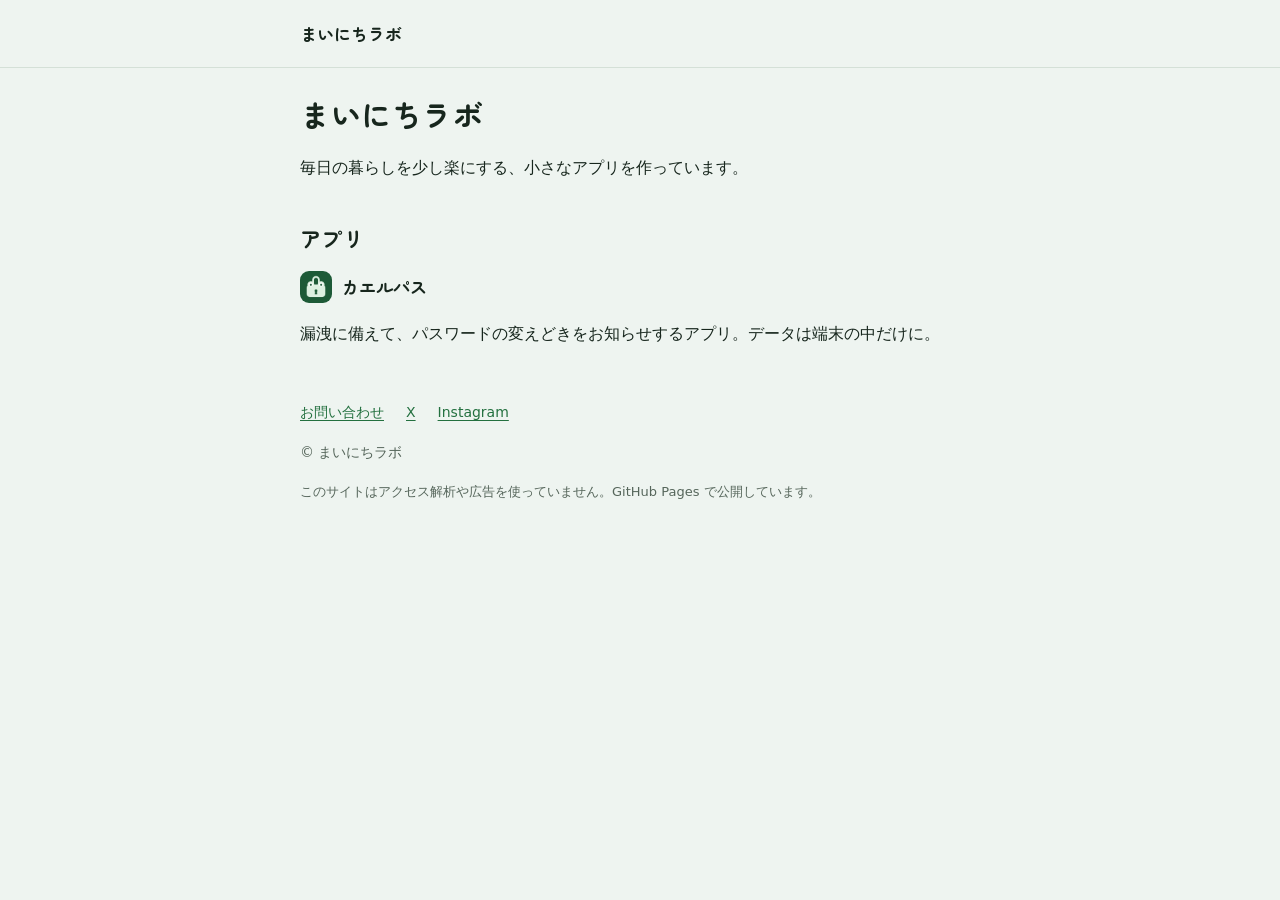
<file: index.html>
<!doctype html>
<html lang="ja">
<head>
<meta charset="utf-8">
<meta name="viewport" content="width=device-width,initial-scale=1">
<title>まいにちラボ</title>
<meta name="description" content="まいにちラボは、毎日の暮らしを少し楽にする小さなアプリを作っています。">
<meta name="referrer" content="no-referrer">
<meta name="theme-color" content="#1D5A37">
<link rel="icon" href="kaerupass/icon.png">
<link rel="stylesheet" href="style.css">
</head>
<body>
<div class="doc-bar"><div class="wrap narrow"><header class="bar"><a class="brand" href="./">まいにちラボ</a></header></div></div>
<main class="wrap narrow doc">
<h1>まいにちラボ</h1>
<p>毎日の暮らしを少し楽にする、小さなアプリを作っています。</p>
<h2>アプリ</h2>
<p><a class="brand" href="kaerupass/"><img src="kaerupass/icon.png" alt="" width="32" height="32">カエルパス</a></p>
<p>漏洩に備えて、パスワードの変えどきをお知らせするアプリ。データは端末の中だけに。</p>
</main>
<div class="wrap narrow"><footer><nav><a href="https://forms.gle/4QYCF3ZrTaQTNMqf8" rel="noopener">お問い合わせ</a><a href="https://x.com/mainichilabo" rel="noopener">X</a><a href="https://www.instagram.com/mainichilabo/" rel="noopener">Instagram</a></nav><p>© まいにちラボ</p>
<p class="note">このサイトはアクセス解析や広告を使っていません。GitHub Pages で公開しています。</p></footer></div>
</body>
</html>
</file>
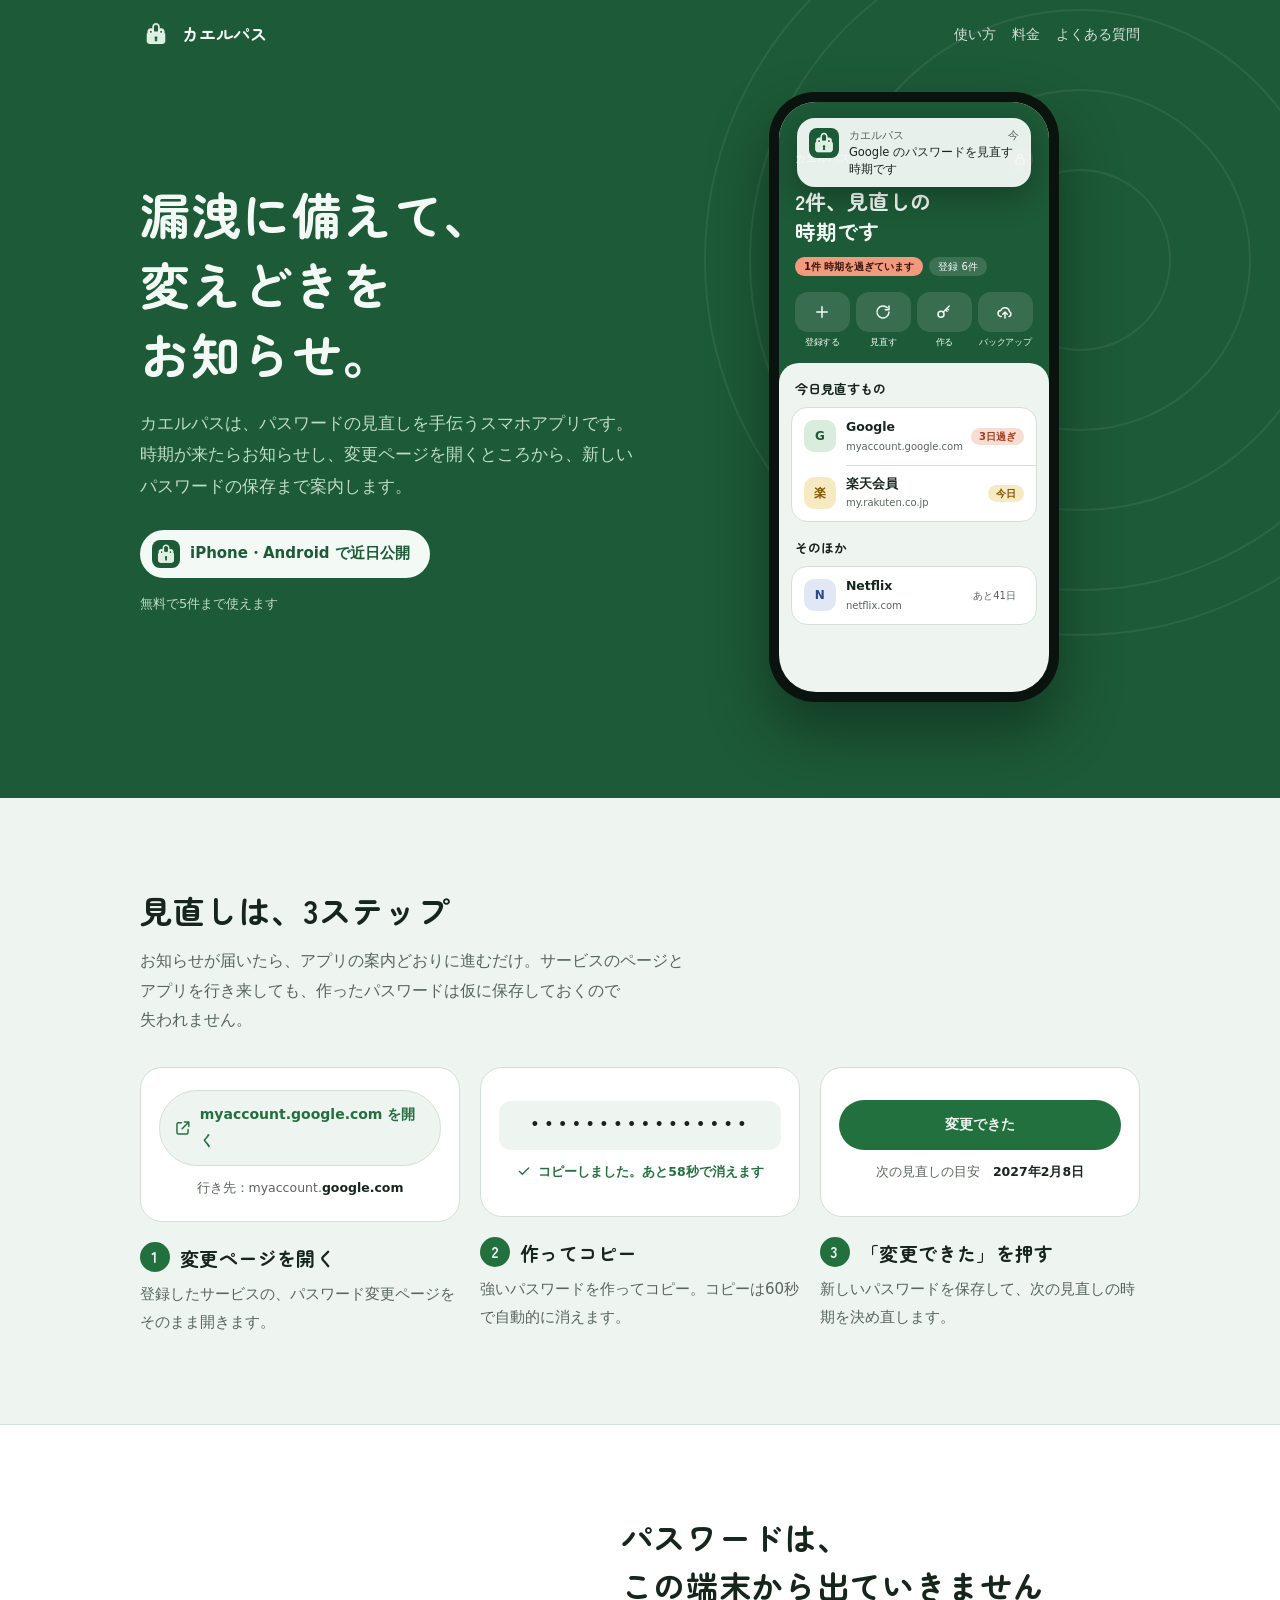
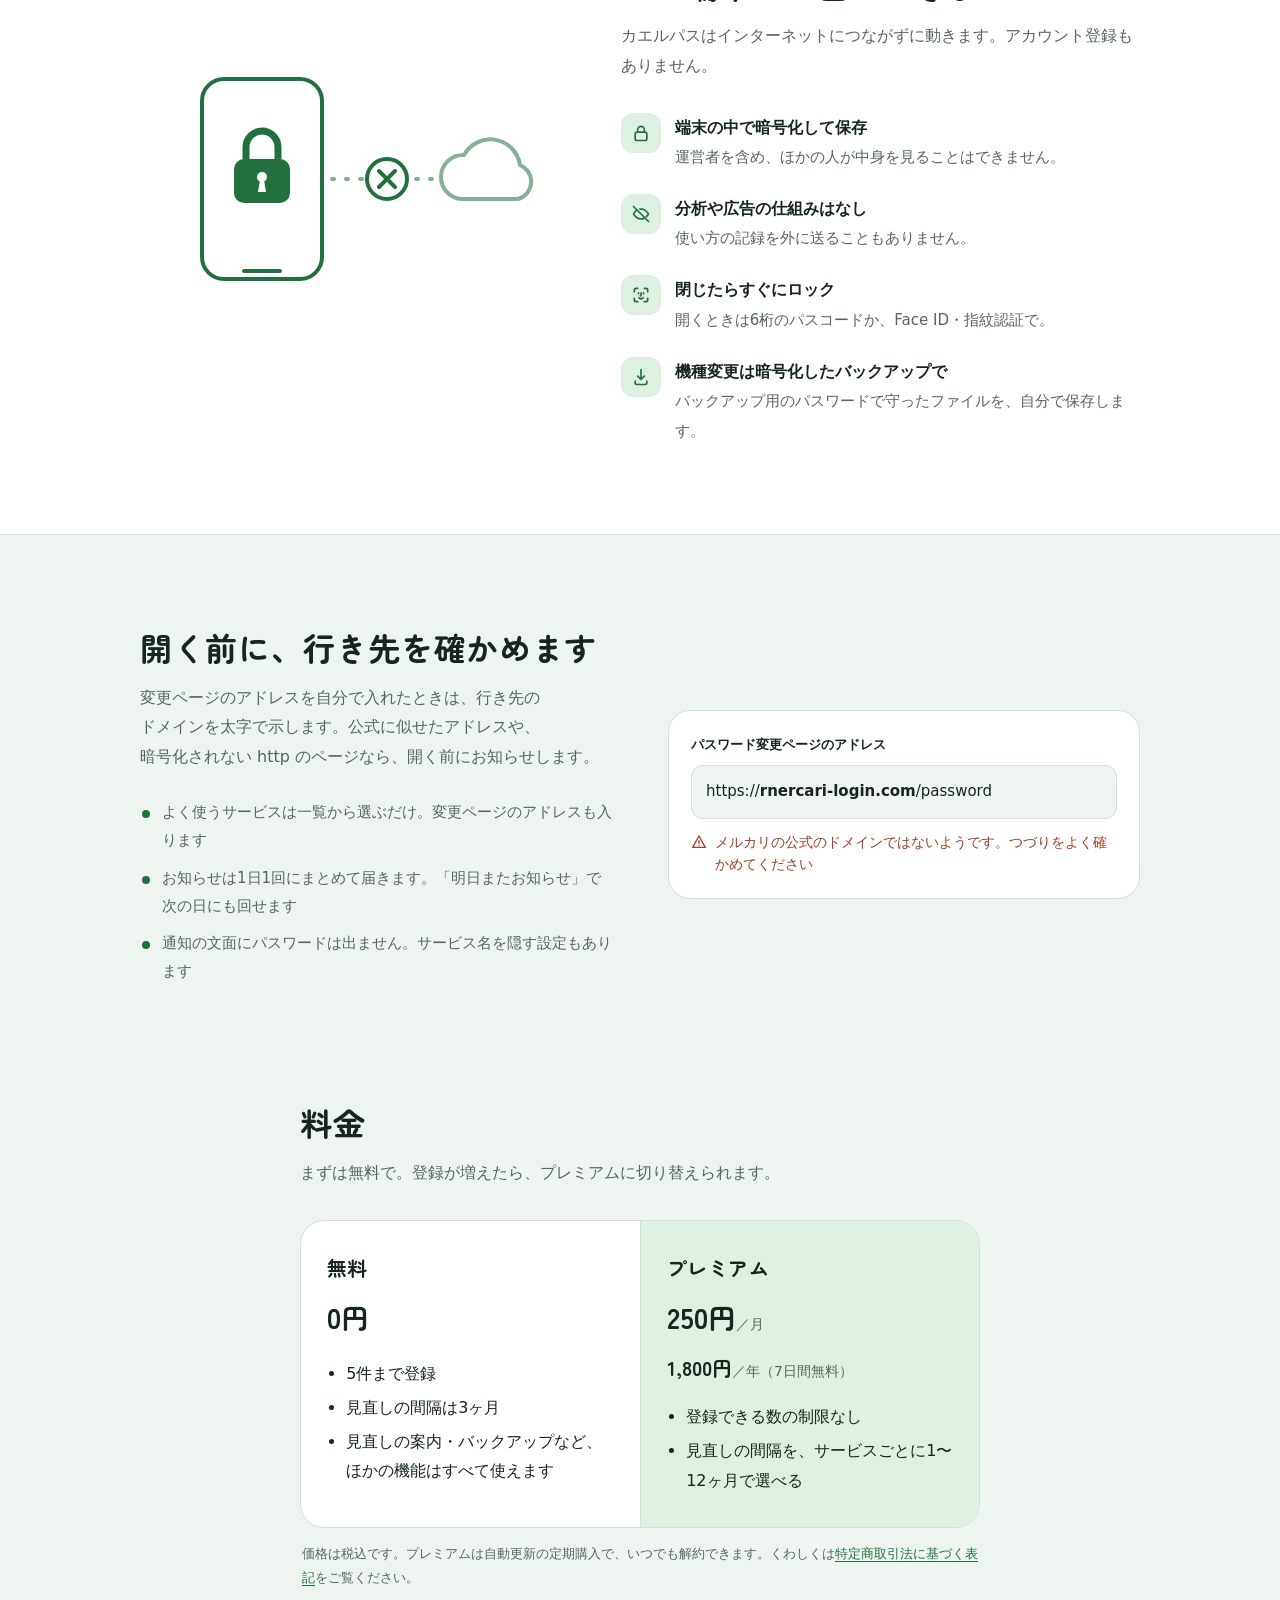
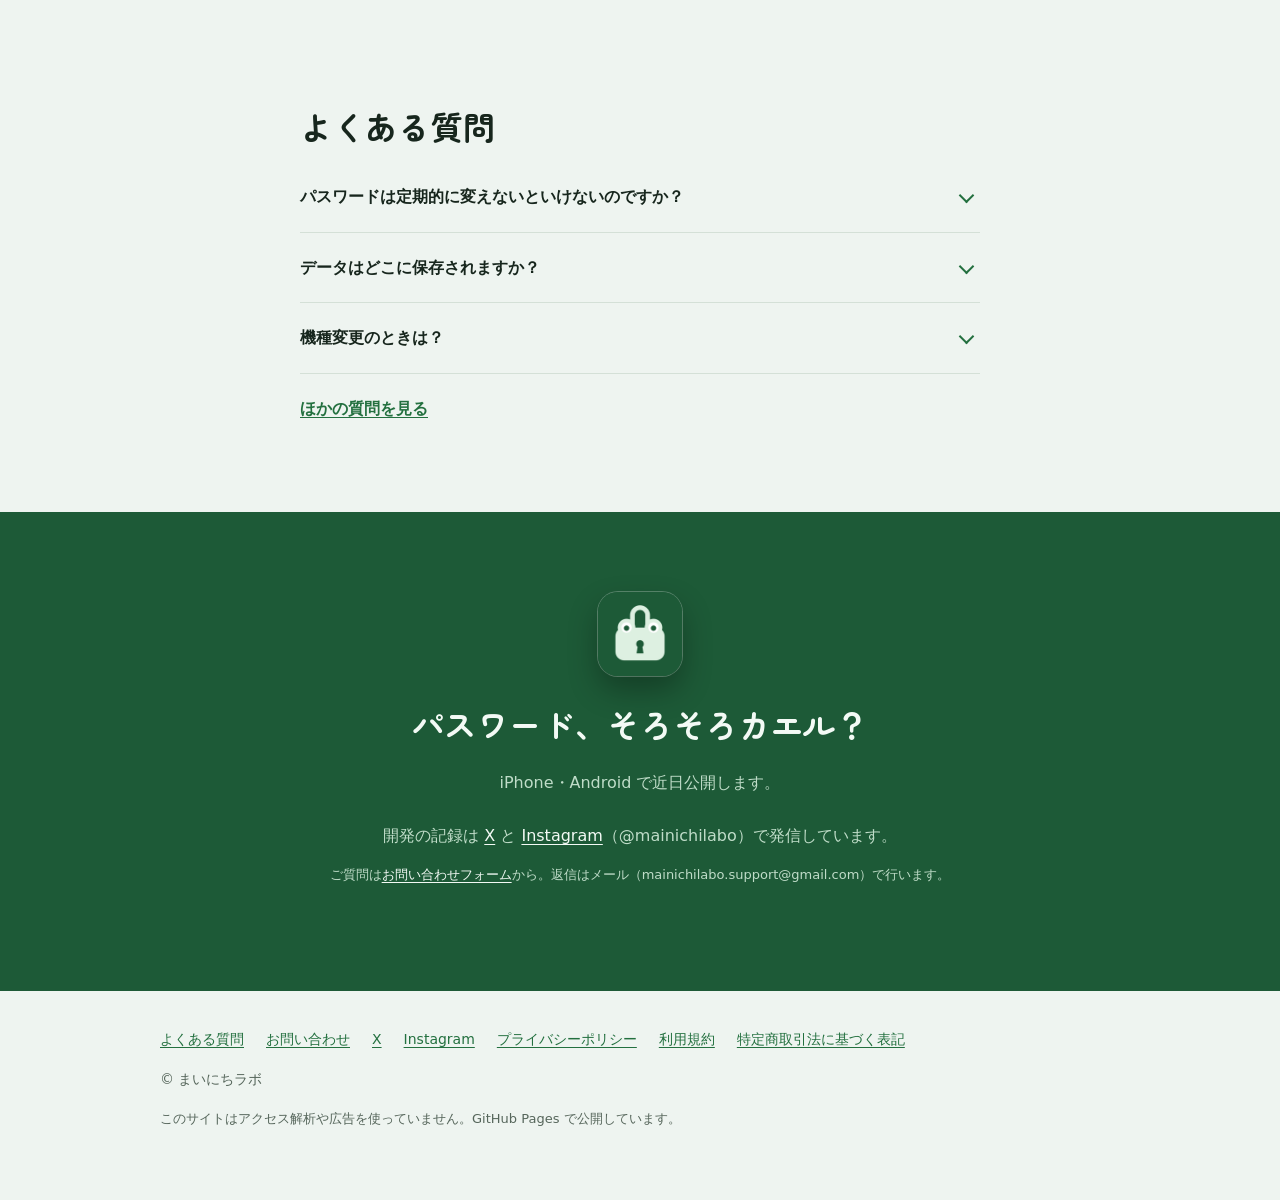
<file: kaerupass/index.html>
<!doctype html>
<html lang="ja">
<head>
<meta charset="utf-8">
<meta name="viewport" content="width=device-width,initial-scale=1">
<title>カエルパス｜漏洩に備えて、パスワードの変えどきをお知らせ</title>
<meta name="description" content="パスワードの見直しの時期をお知らせし、変更までを3ステップで手伝うアプリ。データは端末の中だけに。">
<meta name="referrer" content="no-referrer">
<meta name="theme-color" content="#1D5A37">
<link rel="icon" href="../kaerupass/icon.png">
<link rel="stylesheet" href="../style.css">
</head>
<body>
<div class="hero"><svg class="ripples" viewBox="0 0 760 760" aria-hidden="true"><circle cx="380" cy="380" r="90"/><circle cx="380" cy="380" r="170"/><circle cx="380" cy="380" r="250"/><circle cx="380" cy="380" r="330"/><circle cx="380" cy="380" r="375"/></svg><div class="wrap">
<header class="bar"><a class="brand" href="./"><img src="icon.png" alt="" width="32" height="32">カエルパス</a><nav aria-label="ページ内"><a href="#steps">使い方</a>　<a href="#plans">料金</a>　<a href="faq/">よくある質問</a></nav></header>
<div class="hero-grid">
<div>
<h1><span class="nb">漏洩に備えて、</span><br><span class="nb">変えどきを</span><span class="nb">お知らせ。</span></h1>
<p>カエルパスは、パスワードの見直しを手伝うスマホアプリです。時期が来たらお知らせし、変更ページを開くところから、新しいパスワードの保存まで案内します。</p>
<span class="soon"><img src="icon.png" alt="">iPhone・Android で近日公開</span>
<small>無料で5件まで使えます</small>
</div>
<div class="phone" role="img" aria-label="カエルパスのホーム画面。見直しの時期のサービスが2件と、Google の見直しを知らせる通知">
<div class="screen">
<div class="notice"><img src="icon.png" alt=""><div><b><span>カエルパス</span><span>今</span></b>Google のパスワードを見直す時期です</div></div>
<div class="s-hero">
<div class="s-top"><span>カエルパス</span><span class="s-lock"><svg width="14" height="14" viewBox="0 0 24 24" fill="none" stroke="currentColor" stroke-width="2" stroke-linecap="round" stroke-linejoin="round" aria-hidden="true"><rect x="5" y="11" width="14" height="10" rx="2.5"/><path d="M8 11V8a4 4 0 0 1 8 0v3"/></svg></span></div>
<div class="s-head">2件、見直しの<br>時期です</div>
<div class="s-chips"><span class="s-chip alert">1件 時期を過ぎています</span><span class="s-chip">登録 6件</span></div>
<div class="s-actions">
<div><span><svg width="18" height="18" viewBox="0 0 24 24" fill="none" stroke="currentColor" stroke-width="2" stroke-linecap="round" stroke-linejoin="round" aria-hidden="true"><path d="M12 5v14M5 12h14"/></svg></span><b>登録する</b></div>
<div><span><svg width="18" height="18" viewBox="0 0 24 24" fill="none" stroke="currentColor" stroke-width="2" stroke-linecap="round" stroke-linejoin="round" aria-hidden="true"><path d="M20 12a8 8 0 1 1-2.3-5.7"/><path d="M20 4v5h-5"/></svg></span><b>見直す</b></div>
<div><span><svg width="18" height="18" viewBox="0 0 24 24" fill="none" stroke="currentColor" stroke-width="2" stroke-linecap="round" stroke-linejoin="round" aria-hidden="true"><circle cx="8" cy="15" r="4"/><path d="M11 12l8-8M16 7l2 2M14 9l2 2"/></svg></span><b>作る</b></div>
<div><span><svg width="18" height="18" viewBox="0 0 24 24" fill="none" stroke="currentColor" stroke-width="2" stroke-linecap="round" stroke-linejoin="round" aria-hidden="true"><path d="M7 18a4 4 0 0 1-.5-8 6 6 0 0 1 11.5 1.5A3.5 3.5 0 0 1 17.5 18"/><path d="M12 12v8M9 15l3-3 3 3"/></svg></span><b>バックアップ</b></div>
</div>
</div>
<div class="s-sheet">
<div class="s-title">今日見直すもの</div>
<div class="s-list">
<div class="s-row"><span class="s-mono" style="background:#D9ECDD;color:#1D5A37">G</span><div><strong>Google</strong><em>myaccount.google.com</em></div><span class="s-pill bad">3日過ぎ</span></div>
<div class="s-row"><span class="s-mono" style="background:#F7E9C2;color:#7D5600">楽</span><div><strong>楽天会員</strong><em>my.rakuten.co.jp</em></div><span class="s-pill warn">今日</span></div>
</div>
<div class="s-title" style="margin-top:16px">そのほか</div>
<div class="s-list">
<div class="s-row"><span class="s-mono" style="background:#E1E7F5;color:#2B4A8A">N</span><div><strong>Netflix</strong><em>netflix.com</em></div><span class="s-pill ok">あと41日</span></div>
</div>
</div>
</div>
</div>
</div>
</div></div>

<main>
<section class="band" id="steps" aria-labelledby="steps-h"><div class="wrap">
<h2 id="steps-h">見直しは、3ステップ</h2>
<p class="lead">お知らせが届いたら、アプリの案内どおりに進むだけ。サービスのページとアプリを行き来しても、作ったパスワードは仮に保存しておくので失われません。</p>
<ol class="steps">
<li>
<div class="frag" aria-hidden="true"><span class="f-btn"><svg width="18" height="18" viewBox="0 0 24 24" fill="none" stroke="currentColor" stroke-width="2" stroke-linecap="round" stroke-linejoin="round" aria-hidden="true"><path d="M14 4h6v6M20 4l-9 9"/><path d="M19 14v4a2 2 0 0 1-2 2H6a2 2 0 0 1-2-2V7a2 2 0 0 1 2-2h4"/></svg>myaccount.google.com を開く</span><span class="f-sub">行き先：myaccount.<b>google.com</b></span></div>
<h3>変更ページを開く</h3>
<p>登録したサービスの、パスワード変更ページをそのまま開きます。</p>
</li>
<li>
<div class="frag" aria-hidden="true"><div class="f-pass">••••••••••••••••</div><span class="f-copied"><svg width="16" height="16" viewBox="0 0 24 24" fill="none" stroke="currentColor" stroke-width="2" stroke-linecap="round" stroke-linejoin="round" aria-hidden="true"><path d="M5 12.5l4.5 4.5L19 7.5"/></svg>コピーしました。あと58秒で消えます</span></div>
<h3>作ってコピー</h3>
<p>強いパスワードを作ってコピー。コピーは60秒で自動的に消えます。</p>
</li>
<li>
<div class="frag" aria-hidden="true"><span class="f-btn primary">変更できた</span><span class="f-sub">次の見直しの目安　<b>2027年2月8日</b></span></div>
<h3>「変更できた」を押す</h3>
<p>新しいパスワードを保存して、次の見直しの時期を決め直します。</p>
</li>
</ol>
</div></section>

<section class="band local" aria-labelledby="local-h"><div class="wrap local-grid">
<svg class="diagram" viewBox="0 0 380 260" role="img" aria-label="パスワードはスマホの中で暗号化され、インターネットには送られない">
<rect x="40" y="30" width="120" height="200" rx="22" fill="none" stroke="currentColor" stroke-width="4"/>
<path d="M82 222h36" stroke="currentColor" stroke-width="4" stroke-linecap="round"/>
<rect x="72" y="110" width="56" height="44" rx="10" fill="currentColor"/>
<path d="M84 110v-12a16 16 0 0 1 32 0v12" fill="none" stroke="currentColor" stroke-width="7"/>
<circle cx="100" cy="128" r="5" fill="var(--surface)"/><path d="M98 131l-2 12h8l-2-12z" fill="var(--surface)"/>
<path d="M170 130h110" stroke="currentColor" stroke-width="4" stroke-dasharray="2 12" stroke-linecap="round" opacity=".55"/>
<circle cx="225" cy="130" r="20" fill="var(--surface)" stroke="currentColor" stroke-width="4"/>
<path d="M217 122l16 16M233 122l-16 16" stroke="currentColor" stroke-width="4" stroke-linecap="round"/>
<path d="M300 150a22 22 0 0 1 2-44 30 30 0 0 1 56 10 18 18 0 0 1-2 34z" fill="none" stroke="currentColor" stroke-width="4" stroke-linejoin="round" opacity=".55"/>
</svg>
<div>
<h2 id="local-h"><span class="nb">パスワードは、</span><br><span class="nb">この端末から</span><span class="nb">出ていきません</span></h2>
<p class="lead">カエルパスはインターネットにつながずに動きます。アカウント登録もありません。</p>
<ul class="facts">
<li><span class="ic"><svg width="20" height="20" viewBox="0 0 24 24" fill="none" stroke="currentColor" stroke-width="2" stroke-linecap="round" stroke-linejoin="round" aria-hidden="true"><rect x="5" y="11" width="14" height="10" rx="2.5"/><path d="M8 11V8a4 4 0 0 1 8 0v3"/></svg></span><div><b>端末の中で暗号化して保存</b><span>運営者を含め、ほかの人が中身を見ることはできません。</span></div></li>
<li><span class="ic"><svg width="20" height="20" viewBox="0 0 24 24" fill="none" stroke="currentColor" stroke-width="2" stroke-linecap="round" stroke-linejoin="round" aria-hidden="true"><path d="M3 3l18 18"/><path d="M10.6 6.2A9.6 9.6 0 0 1 12 6c5 0 9 6 9 6a15 15 0 0 1-2.6 3.2M6.5 7.6C4.2 9.2 3 12 3 12s4 6 9 6a8.7 8.7 0 0 0 4-.9"/></svg></span><div><b>分析や広告の仕組みはなし</b><span>使い方の記録を外に送ることもありません。</span></div></li>
<li><span class="ic"><svg width="20" height="20" viewBox="0 0 24 24" fill="none" stroke="currentColor" stroke-width="2" stroke-linecap="round" stroke-linejoin="round" aria-hidden="true"><path d="M4 8V6a2 2 0 0 1 2-2h2M16 4h2a2 2 0 0 1 2 2v2M20 16v2a2 2 0 0 1-2 2h-2M8 20H6a2 2 0 0 1-2-2v-2"/><path d="M9 9.5v1M15 9.5v1M12 9.5V13h-1M9.5 15.5a3.5 3.5 0 0 0 5 0"/></svg></span><div><b>閉じたらすぐにロック</b><span>開くときは6桁のパスコードか、Face ID・指紋認証で。</span></div></li>
<li><span class="ic"><svg width="20" height="20" viewBox="0 0 24 24" fill="none" stroke="currentColor" stroke-width="2" stroke-linecap="round" stroke-linejoin="round" aria-hidden="true"><path d="M12 3v12M8 11l4 4 4-4"/><path d="M5 17v2a2 2 0 0 0 2 2h10a2 2 0 0 0 2-2v-2"/></svg></span><div><b>機種変更は暗号化したバックアップで</b><span>バックアップ用のパスワードで守ったファイルを、自分で保存します。</span></div></li>
</ul>
</div>
</div></section>

<section class="band" aria-labelledby="spoof-h"><div class="wrap spoof-grid">
<div>
<h2 id="spoof-h">開く前に、行き先を確かめます</h2>
<p class="lead" style="margin-bottom:0">変更ページのアドレスを自分で入れたときは、行き先のドメインを太字で示します。公式に似せたアドレスや、暗号化されない http のページなら、開く前にお知らせします。</p>
<ul class="calm">
<li>よく使うサービスは一覧から選ぶだけ。変更ページのアドレスも入ります</li>
<li>お知らせは1日1回にまとめて届きます。「明日またお知らせ」で次の日にも回せます</li>
<li>通知の文面にパスワードは出ません。サービス名を隠す設定もあります</li>
</ul>
</div>
<div class="urlcard" aria-hidden="true">
<label>パスワード変更ページのアドレス</label>
<div class="urlfield">https://<b>rnercari-login.com</b>/password</div>
<div class="warnline"><svg width="16" height="16" viewBox="0 0 24 24" fill="none" stroke="currentColor" stroke-width="2" stroke-linecap="round" stroke-linejoin="round" aria-hidden="true"><path d="M12 3l9.5 17h-19z"/><path d="M12 10v4M12 17.2v.3"/></svg><span>メルカリの公式のドメインではないようです。つづりをよく確かめてください</span></div>
</div>
</div></section>

<section class="band" id="plans" aria-labelledby="plans-h" style="padding-top:24px"><div class="wrap narrow">
<h2 id="plans-h">料金</h2>
<p class="lead">まずは無料で。登録が増えたら、プレミアムに切り替えられます。</p>
<div class="plans">
<div class="plan"><h3>無料</h3><div class="price">0円</div><ul><li>5件まで登録</li><li>見直しの間隔は3ヶ月</li><li>見直しの案内・バックアップなど、ほかの機能はすべて使えます</li></ul></div>
<div class="plan"><h3>プレミアム</h3><div class="price">250円<small>／月</small></div><div class="price" style="font-size:20px">1,800円<small>／年（7日間無料）</small></div><ul><li>登録できる数の制限なし</li><li>見直しの間隔を、サービスごとに1〜12ヶ月で選べる</li></ul></div>
</div>
<p class="fine">価格は税込です。プレミアムは自動更新の定期購入で、いつでも解約できます。くわしくは<a href="tokushoho/">特定商取引法に基づく表記</a>をご覧ください。</p>
</div></section>

<section class="band" aria-labelledby="faq-h" style="padding-top:24px"><div class="wrap narrow faq">
<h2 id="faq-h">よくある質問</h2>
<details><summary>パスワードは定期的に変えないといけないのですか？</summary><p>いいえ、一律に変える必要はありません。大切なのは、使い回さないことと、長くすることです。カエルパスの「見直し」は、漏洩のニュースがあったときや長く変えていないときに、落ち着いて変えるきっかけを用意するためのものです。</p></details><details><summary>データはどこに保存されますか？</summary><p>お使いの端末の中だけです。端末の中で暗号化して保存し、インターネットには送りません。運営者もデータを見ることはできません。</p></details><details><summary>機種変更のときは？</summary><p>アプリの「バックアップ」で、バックアップ用パスワードで暗号化したファイルを作り、新しい端末で読み込みます。</p></details>
<a class="more" href="faq/">ほかの質問を見る</a>
</div></section>
</main>

<section class="closing" aria-labelledby="closing-h"><div class="wrap">
<img src="icon.png" alt="カエルパスのアイコン">
<h2 id="closing-h">パスワード、そろそろカエル？</h2>
<p>iPhone・Android で近日公開します。</p>
<p style="margin-bottom:12px">開発の記録は <a href="https://x.com/mainichilabo" rel="noopener" style="color:var(--on-pond)">X</a> と <a href="https://www.instagram.com/mainichilabo/" rel="noopener" style="color:var(--on-pond)">Instagram</a>（@mainichilabo）で発信しています。</p>
<p class="note" style="color:var(--on-pond-muted)">ご質問は<a href="https://forms.gle/4QYCF3ZrTaQTNMqf8" rel="noopener" style="color:var(--on-pond)">お問い合わせフォーム</a>から。返信はメール（mainichilabo.support@gmail.com）で行います。</p>
</div></section>
<div class="wrap"><footer><div class="wrap">
<nav aria-label="サイト">
<a href="./faq/">よくある質問</a>
<a href="https://forms.gle/4QYCF3ZrTaQTNMqf8" rel="noopener">お問い合わせ</a>
<a href="https://x.com/mainichilabo" rel="noopener">X</a>
<a href="https://www.instagram.com/mainichilabo/" rel="noopener">Instagram</a>
<a href="./privacy/">プライバシーポリシー</a>
<a href="./terms/">利用規約</a>
<a href="./tokushoho/">特定商取引法に基づく表記</a>
</nav>
<p>© まいにちラボ</p>
<p class="note">このサイトはアクセス解析や広告を使っていません。GitHub Pages で公開しています。</p>
</div></footer></div>
</body>
</html>
</file>
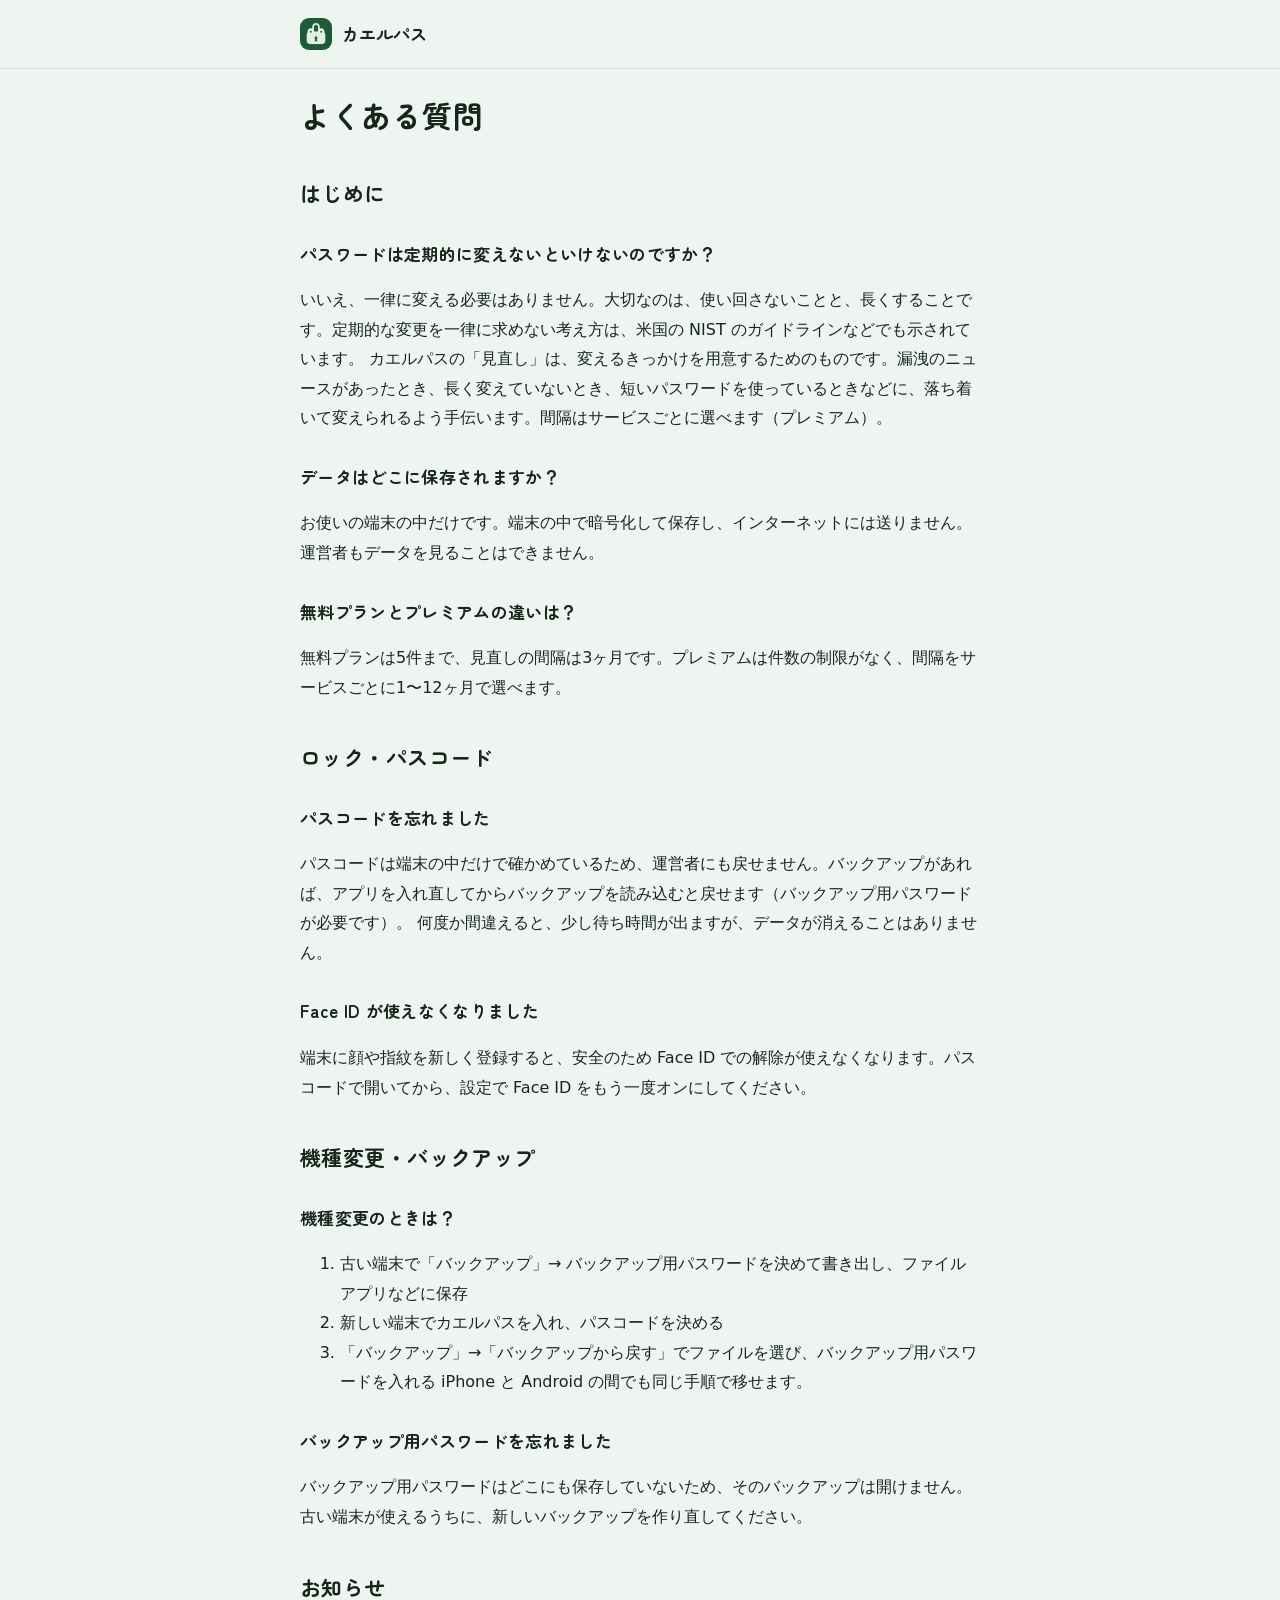
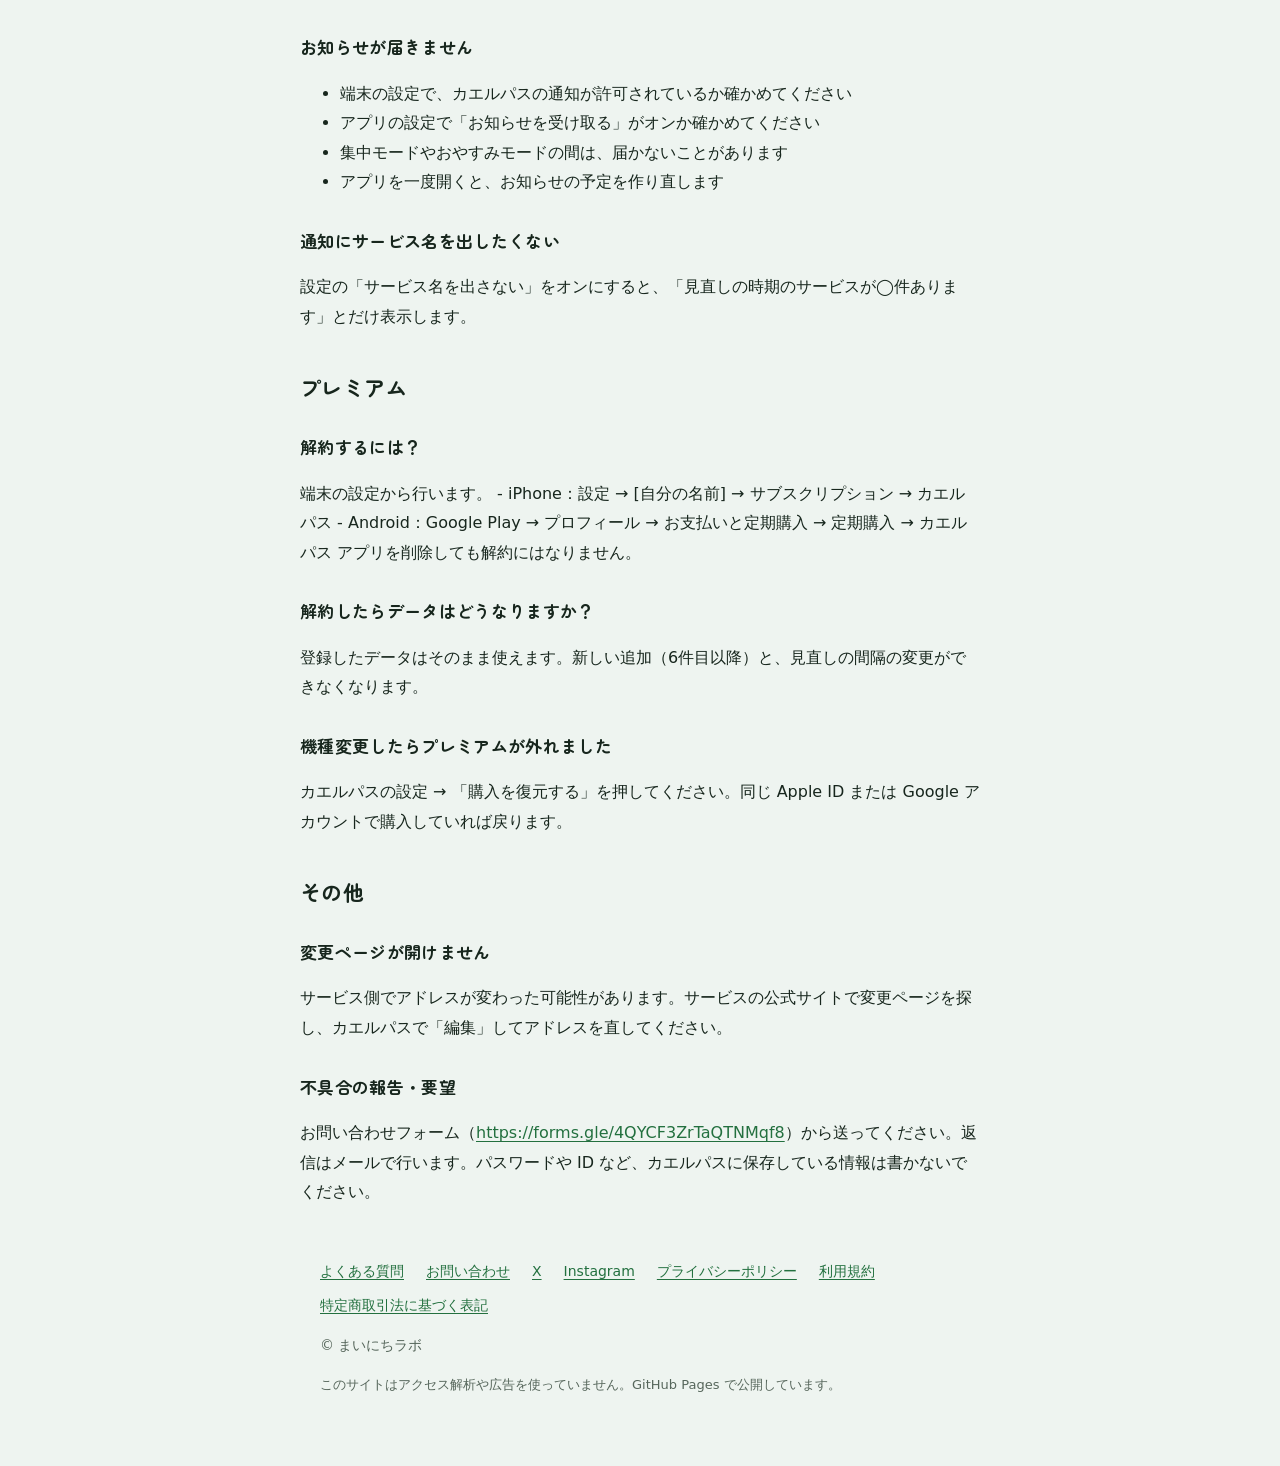
<file: kaerupass/faq/index.html>
<!doctype html>
<html lang="ja">
<head>
<meta charset="utf-8">
<meta name="viewport" content="width=device-width,initial-scale=1">
<title>よくある質問｜カエルパス</title>
<meta name="description" content="カエルパスのよくある質問">
<meta name="referrer" content="no-referrer">
<meta name="theme-color" content="#1D5A37">
<link rel="icon" href="../../kaerupass/icon.png">
<link rel="stylesheet" href="../../style.css">
</head>
<body>
<div class="doc-bar"><div class="wrap narrow"><header class="bar"><a class="brand" href="../"><img src="../icon.png" alt="" width="32" height="32">カエルパス</a></header></div></div>
<main class="wrap narrow doc"><h1>よくある質問</h1>
<h2>はじめに</h2>
<h3>パスワードは定期的に変えないといけないのですか？</h3>
<p>いいえ、一律に変える必要はありません。大切なのは、使い回さないことと、長くすることです。定期的な変更を一律に求めない考え方は、米国の NIST のガイドラインなどでも示されています。
カエルパスの「見直し」は、変えるきっかけを用意するためのものです。漏洩のニュースがあったとき、長く変えていないとき、短いパスワードを使っているときなどに、落ち着いて変えられるよう手伝います。間隔はサービスごとに選べます（プレミアム）。</p>
<h3>データはどこに保存されますか？</h3>
<p>お使いの端末の中だけです。端末の中で暗号化して保存し、インターネットには送りません。運営者もデータを見ることはできません。</p>
<h3>無料プランとプレミアムの違いは？</h3>
<p>無料プランは5件まで、見直しの間隔は3ヶ月です。プレミアムは件数の制限がなく、間隔をサービスごとに1〜12ヶ月で選べます。</p>
<h2>ロック・パスコード</h2>
<h3>パスコードを忘れました</h3>
<p>パスコードは端末の中だけで確かめているため、運営者にも戻せません。バックアップがあれば、アプリを入れ直してからバックアップを読み込むと戻せます（バックアップ用パスワードが必要です）。
何度か間違えると、少し待ち時間が出ますが、データが消えることはありません。</p>
<h3>Face ID が使えなくなりました</h3>
<p>端末に顔や指紋を新しく登録すると、安全のため Face ID での解除が使えなくなります。パスコードで開いてから、設定で Face ID をもう一度オンにしてください。</p>
<h2>機種変更・バックアップ</h2>
<h3>機種変更のときは？</h3>
<ol>
<li>古い端末で「バックアップ」→ バックアップ用パスワードを決めて書き出し、ファイルアプリなどに保存</li>
<li>新しい端末でカエルパスを入れ、パスコードを決める</li>
<li>「バックアップ」→「バックアップから戻す」でファイルを選び、バックアップ用パスワードを入れる
iPhone と Android の間でも同じ手順で移せます。</li>
</ol>
<h3>バックアップ用パスワードを忘れました</h3>
<p>バックアップ用パスワードはどこにも保存していないため、そのバックアップは開けません。古い端末が使えるうちに、新しいバックアップを作り直してください。</p>
<h2>お知らせ</h2>
<h3>お知らせが届きません</h3>
<ul>
<li>端末の設定で、カエルパスの通知が許可されているか確かめてください</li>
<li>アプリの設定で「お知らせを受け取る」がオンか確かめてください</li>
<li>集中モードやおやすみモードの間は、届かないことがあります</li>
<li>アプリを一度開くと、お知らせの予定を作り直します</li>
</ul>
<h3>通知にサービス名を出したくない</h3>
<p>設定の「サービス名を出さない」をオンにすると、「見直しの時期のサービスが◯件あります」とだけ表示します。</p>
<h2>プレミアム</h2>
<h3>解約するには？</h3>
<p>端末の設定から行います。
- iPhone：設定 → [自分の名前] → サブスクリプション → カエルパス
- Android：Google Play → プロフィール → お支払いと定期購入 → 定期購入 → カエルパス
アプリを削除しても解約にはなりません。</p>
<h3>解約したらデータはどうなりますか？</h3>
<p>登録したデータはそのまま使えます。新しい追加（6件目以降）と、見直しの間隔の変更ができなくなります。</p>
<h3>機種変更したらプレミアムが外れました</h3>
<p>カエルパスの設定 → 「購入を復元する」を押してください。同じ Apple ID または Google アカウントで購入していれば戻ります。</p>
<h2>その他</h2>
<h3>変更ページが開けません</h3>
<p>サービス側でアドレスが変わった可能性があります。サービスの公式サイトで変更ページを探し、カエルパスで「編集」してアドレスを直してください。</p>
<h3>不具合の報告・要望</h3>
<p>お問い合わせフォーム（<a href="https://forms.gle/4QYCF3ZrTaQTNMqf8">https://forms.gle/4QYCF3ZrTaQTNMqf8</a>）から送ってください。返信はメールで行います。パスワードや ID など、カエルパスに保存している情報は書かないでください。</p>
</main>
<div class="wrap narrow"><footer><div class="wrap">
<nav aria-label="サイト">
<a href="../faq/">よくある質問</a>
<a href="https://forms.gle/4QYCF3ZrTaQTNMqf8" rel="noopener">お問い合わせ</a>
<a href="https://x.com/mainichilabo" rel="noopener">X</a>
<a href="https://www.instagram.com/mainichilabo/" rel="noopener">Instagram</a>
<a href="../privacy/">プライバシーポリシー</a>
<a href="../terms/">利用規約</a>
<a href="../tokushoho/">特定商取引法に基づく表記</a>
</nav>
<p>© まいにちラボ</p>
<p class="note">このサイトはアクセス解析や広告を使っていません。GitHub Pages で公開しています。</p>
</div></footer></div>
</body>
</html>
</file>
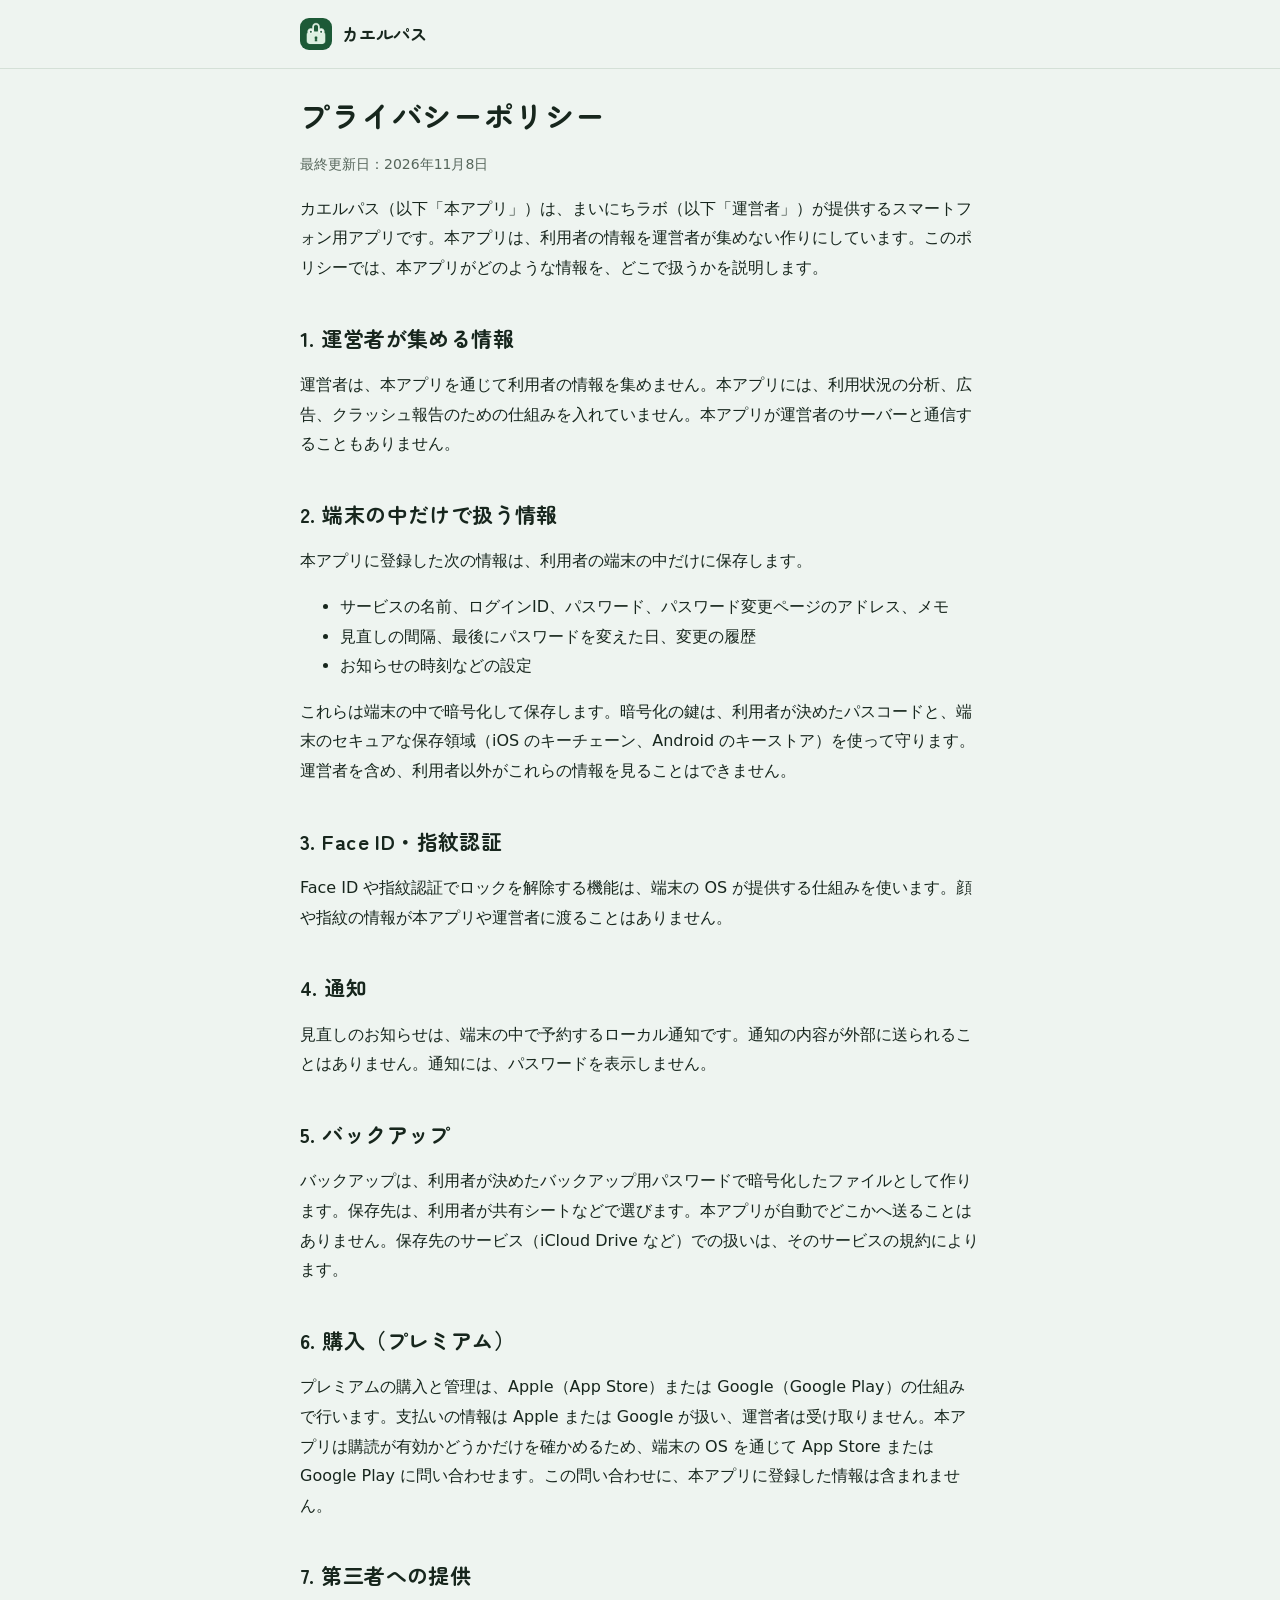
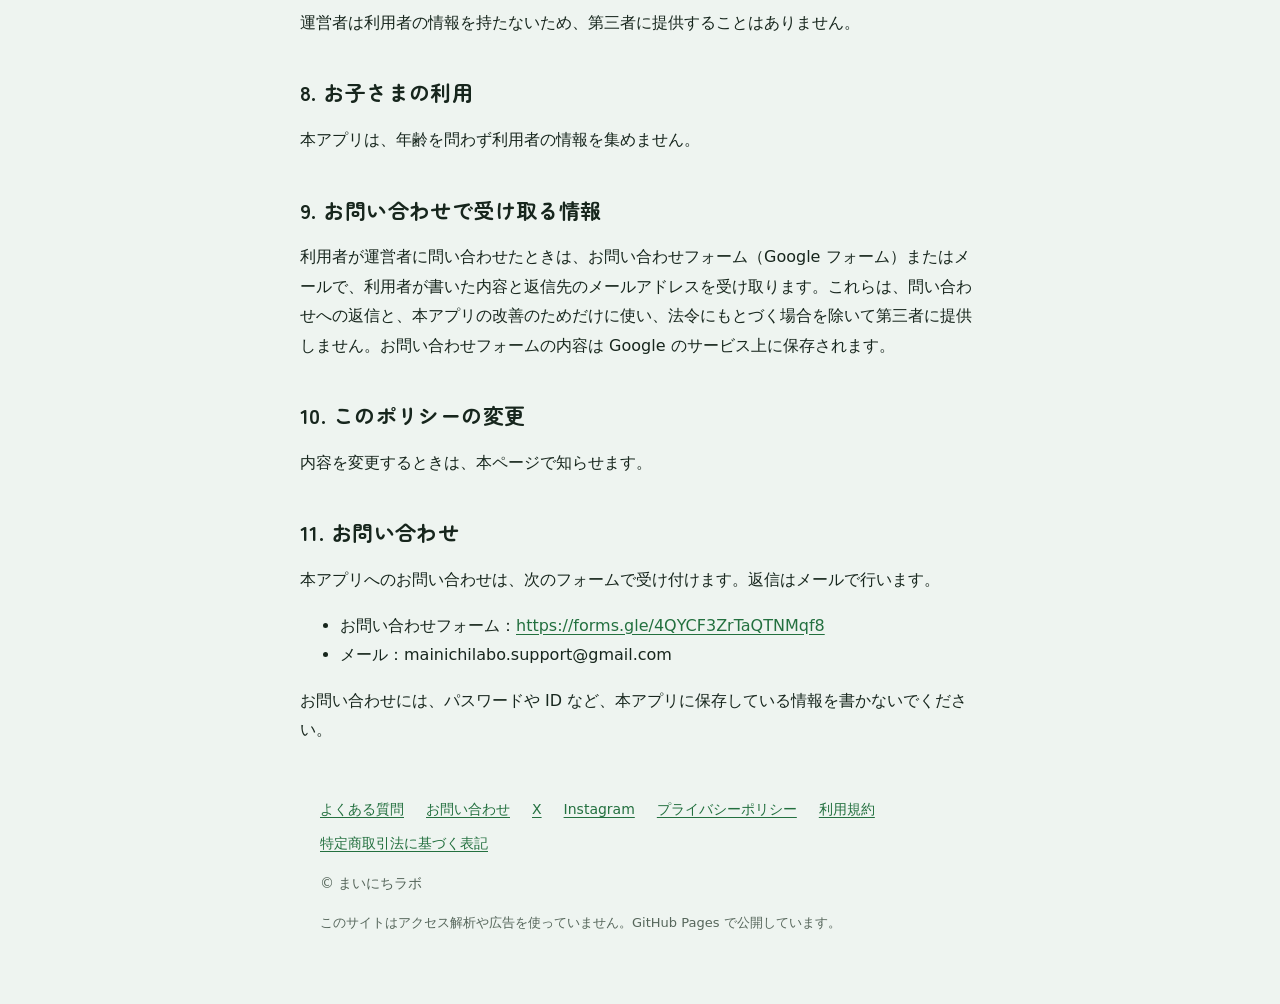
<file: kaerupass/privacy/index.html>
<!doctype html>
<html lang="ja">
<head>
<meta charset="utf-8">
<meta name="viewport" content="width=device-width,initial-scale=1">
<title>プライバシーポリシー｜カエルパス</title>
<meta name="description" content="カエルパスのプライバシーポリシー">
<meta name="referrer" content="no-referrer">
<meta name="theme-color" content="#1D5A37">
<link rel="icon" href="../../kaerupass/icon.png">
<link rel="stylesheet" href="../../style.css">
</head>
<body>
<div class="doc-bar"><div class="wrap narrow"><header class="bar"><a class="brand" href="../"><img src="../icon.png" alt="" width="32" height="32">カエルパス</a></header></div></div>
<main class="wrap narrow doc"><h1>プライバシーポリシー</h1>
<p class="updated">最終更新日：2026年11月8日</p>
<p>カエルパス（以下「本アプリ」）は、まいにちラボ（以下「運営者」）が提供するスマートフォン用アプリです。本アプリは、利用者の情報を運営者が集めない作りにしています。このポリシーでは、本アプリがどのような情報を、どこで扱うかを説明します。</p>
<h2>1. 運営者が集める情報</h2>
<p>運営者は、本アプリを通じて利用者の情報を集めません。本アプリには、利用状況の分析、広告、クラッシュ報告のための仕組みを入れていません。本アプリが運営者のサーバーと通信することもありません。</p>
<h2>2. 端末の中だけで扱う情報</h2>
<p>本アプリに登録した次の情報は、利用者の端末の中だけに保存します。</p>
<ul>
<li>サービスの名前、ログインID、パスワード、パスワード変更ページのアドレス、メモ</li>
<li>見直しの間隔、最後にパスワードを変えた日、変更の履歴</li>
<li>お知らせの時刻などの設定</li>
</ul>
<p>これらは端末の中で暗号化して保存します。暗号化の鍵は、利用者が決めたパスコードと、端末のセキュアな保存領域（iOS のキーチェーン、Android のキーストア）を使って守ります。運営者を含め、利用者以外がこれらの情報を見ることはできません。</p>
<h2>3. Face ID・指紋認証</h2>
<p>Face ID や指紋認証でロックを解除する機能は、端末の OS が提供する仕組みを使います。顔や指紋の情報が本アプリや運営者に渡ることはありません。</p>
<h2>4. 通知</h2>
<p>見直しのお知らせは、端末の中で予約するローカル通知です。通知の内容が外部に送られることはありません。通知には、パスワードを表示しません。</p>
<h2>5. バックアップ</h2>
<p>バックアップは、利用者が決めたバックアップ用パスワードで暗号化したファイルとして作ります。保存先は、利用者が共有シートなどで選びます。本アプリが自動でどこかへ送ることはありません。保存先のサービス（iCloud Drive など）での扱いは、そのサービスの規約によります。</p>
<h2>6. 購入（プレミアム）</h2>
<p>プレミアムの購入と管理は、Apple（App Store）または Google（Google Play）の仕組みで行います。支払いの情報は Apple または Google が扱い、運営者は受け取りません。本アプリは購読が有効かどうかだけを確かめるため、端末の OS を通じて App Store または Google Play に問い合わせます。この問い合わせに、本アプリに登録した情報は含まれません。</p>
<h2>7. 第三者への提供</h2>
<p>運営者は利用者の情報を持たないため、第三者に提供することはありません。</p>
<h2>8. お子さまの利用</h2>
<p>本アプリは、年齢を問わず利用者の情報を集めません。</p>
<h2>9. お問い合わせで受け取る情報</h2>
<p>利用者が運営者に問い合わせたときは、お問い合わせフォーム（Google フォーム）またはメールで、利用者が書いた内容と返信先のメールアドレスを受け取ります。これらは、問い合わせへの返信と、本アプリの改善のためだけに使い、法令にもとづく場合を除いて第三者に提供しません。お問い合わせフォームの内容は Google のサービス上に保存されます。</p>
<h2>10. このポリシーの変更</h2>
<p>内容を変更するときは、本ページで知らせます。</p>
<h2>11. お問い合わせ</h2>
<p>本アプリへのお問い合わせは、次のフォームで受け付けます。返信はメールで行います。</p>
<ul>
<li>お問い合わせフォーム：<a href="https://forms.gle/4QYCF3ZrTaQTNMqf8">https://forms.gle/4QYCF3ZrTaQTNMqf8</a></li>
<li>メール：mainichilabo.support@gmail.com</li>
</ul>
<p>お問い合わせには、パスワードや ID など、本アプリに保存している情報を書かないでください。</p>
</main>
<div class="wrap narrow"><footer><div class="wrap">
<nav aria-label="サイト">
<a href="../faq/">よくある質問</a>
<a href="https://forms.gle/4QYCF3ZrTaQTNMqf8" rel="noopener">お問い合わせ</a>
<a href="https://x.com/mainichilabo" rel="noopener">X</a>
<a href="https://www.instagram.com/mainichilabo/" rel="noopener">Instagram</a>
<a href="../privacy/">プライバシーポリシー</a>
<a href="../terms/">利用規約</a>
<a href="../tokushoho/">特定商取引法に基づく表記</a>
</nav>
<p>© まいにちラボ</p>
<p class="note">このサイトはアクセス解析や広告を使っていません。GitHub Pages で公開しています。</p>
</div></footer></div>
</body>
</html>
</file>
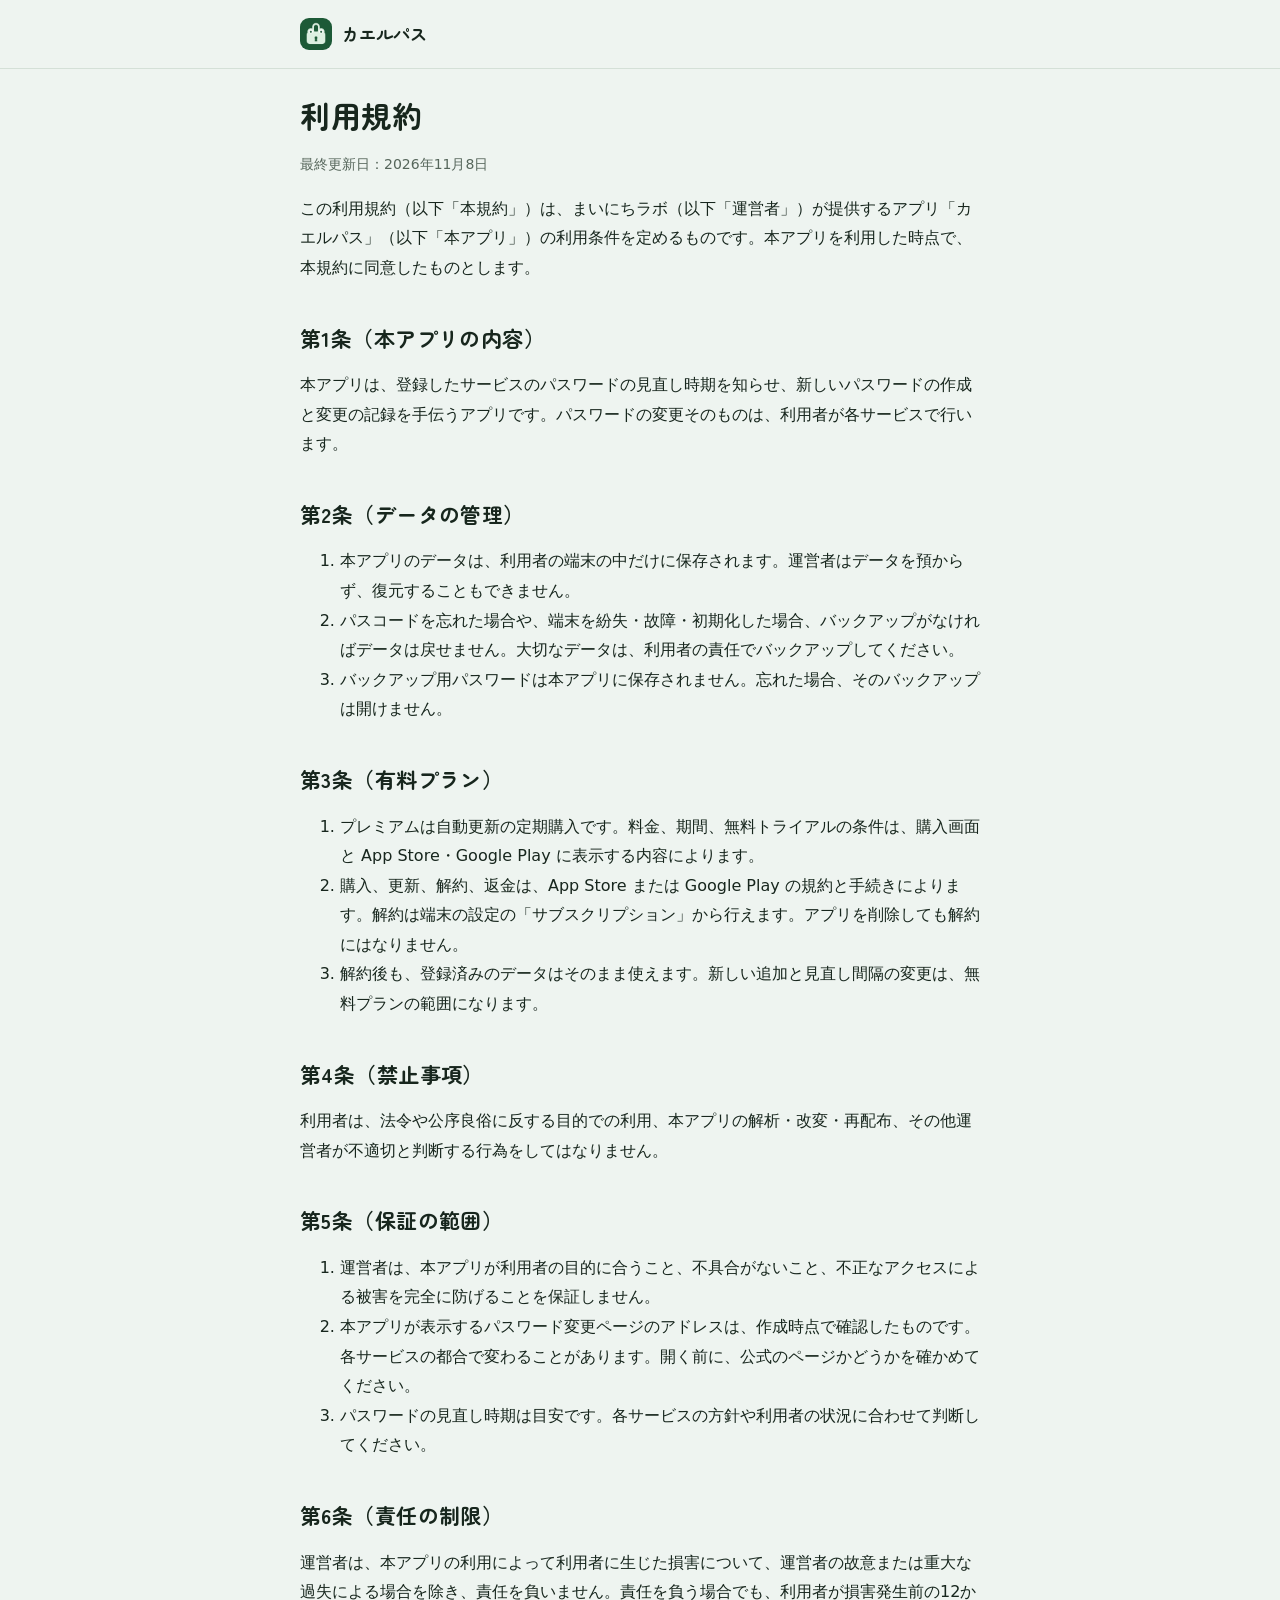
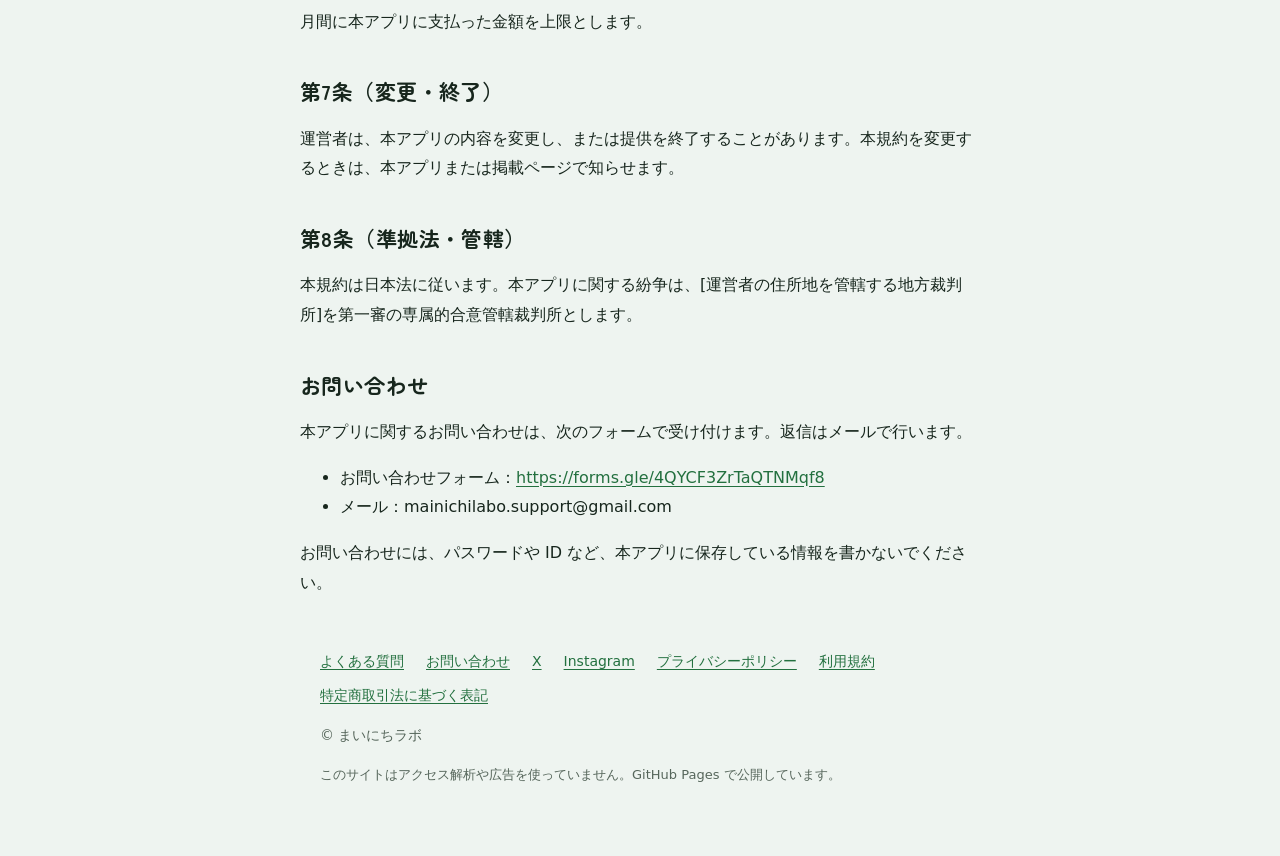
<file: kaerupass/terms/index.html>
<!doctype html>
<html lang="ja">
<head>
<meta charset="utf-8">
<meta name="viewport" content="width=device-width,initial-scale=1">
<title>利用規約｜カエルパス</title>
<meta name="description" content="カエルパスの利用規約">
<meta name="referrer" content="no-referrer">
<meta name="theme-color" content="#1D5A37">
<link rel="icon" href="../../kaerupass/icon.png">
<link rel="stylesheet" href="../../style.css">
</head>
<body>
<div class="doc-bar"><div class="wrap narrow"><header class="bar"><a class="brand" href="../"><img src="../icon.png" alt="" width="32" height="32">カエルパス</a></header></div></div>
<main class="wrap narrow doc"><h1>利用規約</h1>
<p class="updated">最終更新日：2026年11月8日</p>
<p>この利用規約（以下「本規約」）は、まいにちラボ（以下「運営者」）が提供するアプリ「カエルパス」（以下「本アプリ」）の利用条件を定めるものです。本アプリを利用した時点で、本規約に同意したものとします。</p>
<h2>第1条（本アプリの内容）</h2>
<p>本アプリは、登録したサービスのパスワードの見直し時期を知らせ、新しいパスワードの作成と変更の記録を手伝うアプリです。パスワードの変更そのものは、利用者が各サービスで行います。</p>
<h2>第2条（データの管理）</h2>
<ol>
<li>本アプリのデータは、利用者の端末の中だけに保存されます。運営者はデータを預からず、復元することもできません。</li>
<li>パスコードを忘れた場合や、端末を紛失・故障・初期化した場合、バックアップがなければデータは戻せません。大切なデータは、利用者の責任でバックアップしてください。</li>
<li>バックアップ用パスワードは本アプリに保存されません。忘れた場合、そのバックアップは開けません。</li>
</ol>
<h2>第3条（有料プラン）</h2>
<ol>
<li>プレミアムは自動更新の定期購入です。料金、期間、無料トライアルの条件は、購入画面と App Store・Google Play に表示する内容によります。</li>
<li>購入、更新、解約、返金は、App Store または Google Play の規約と手続きによります。解約は端末の設定の「サブスクリプション」から行えます。アプリを削除しても解約にはなりません。</li>
<li>解約後も、登録済みのデータはそのまま使えます。新しい追加と見直し間隔の変更は、無料プランの範囲になります。</li>
</ol>
<h2>第4条（禁止事項）</h2>
<p>利用者は、法令や公序良俗に反する目的での利用、本アプリの解析・改変・再配布、その他運営者が不適切と判断する行為をしてはなりません。</p>
<h2>第5条（保証の範囲）</h2>
<ol>
<li>運営者は、本アプリが利用者の目的に合うこと、不具合がないこと、不正なアクセスによる被害を完全に防げることを保証しません。</li>
<li>本アプリが表示するパスワード変更ページのアドレスは、作成時点で確認したものです。各サービスの都合で変わることがあります。開く前に、公式のページかどうかを確かめてください。</li>
<li>パスワードの見直し時期は目安です。各サービスの方針や利用者の状況に合わせて判断してください。</li>
</ol>
<h2>第6条（責任の制限）</h2>
<p>運営者は、本アプリの利用によって利用者に生じた損害について、運営者の故意または重大な過失による場合を除き、責任を負いません。責任を負う場合でも、利用者が損害発生前の12か月間に本アプリに支払った金額を上限とします。</p>
<h2>第7条（変更・終了）</h2>
<p>運営者は、本アプリの内容を変更し、または提供を終了することがあります。本規約を変更するときは、本アプリまたは掲載ページで知らせます。</p>
<h2>第8条（準拠法・管轄）</h2>
<p>本規約は日本法に従います。本アプリに関する紛争は、[運営者の住所地を管轄する地方裁判所]を第一審の専属的合意管轄裁判所とします。</p>
<h2>お問い合わせ</h2>
<p>本アプリに関するお問い合わせは、次のフォームで受け付けます。返信はメールで行います。</p>
<ul>
<li>お問い合わせフォーム：<a href="https://forms.gle/4QYCF3ZrTaQTNMqf8">https://forms.gle/4QYCF3ZrTaQTNMqf8</a></li>
<li>メール：mainichilabo.support@gmail.com</li>
</ul>
<p>お問い合わせには、パスワードや ID など、本アプリに保存している情報を書かないでください。</p>
</main>
<div class="wrap narrow"><footer><div class="wrap">
<nav aria-label="サイト">
<a href="../faq/">よくある質問</a>
<a href="https://forms.gle/4QYCF3ZrTaQTNMqf8" rel="noopener">お問い合わせ</a>
<a href="https://x.com/mainichilabo" rel="noopener">X</a>
<a href="https://www.instagram.com/mainichilabo/" rel="noopener">Instagram</a>
<a href="../privacy/">プライバシーポリシー</a>
<a href="../terms/">利用規約</a>
<a href="../tokushoho/">特定商取引法に基づく表記</a>
</nav>
<p>© まいにちラボ</p>
<p class="note">このサイトはアクセス解析や広告を使っていません。GitHub Pages で公開しています。</p>
</div></footer></div>
</body>
</html>
</file>
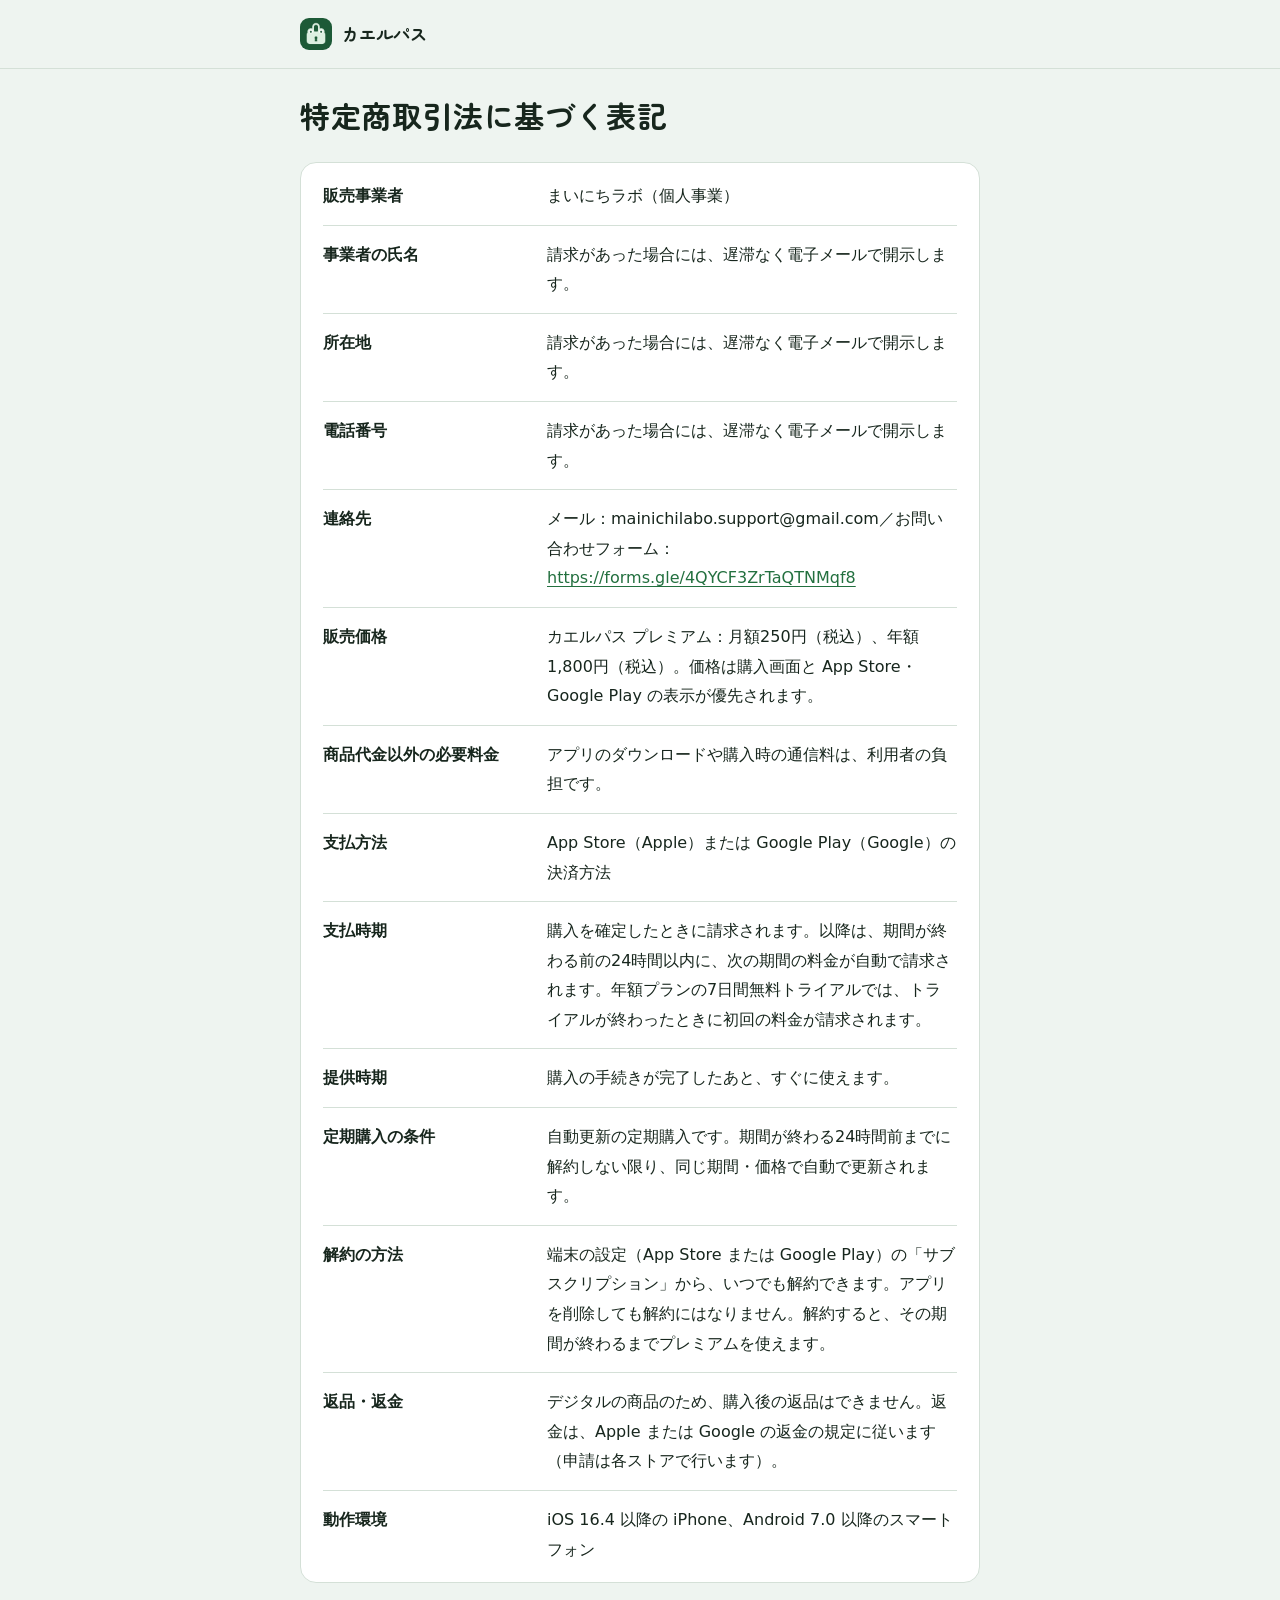
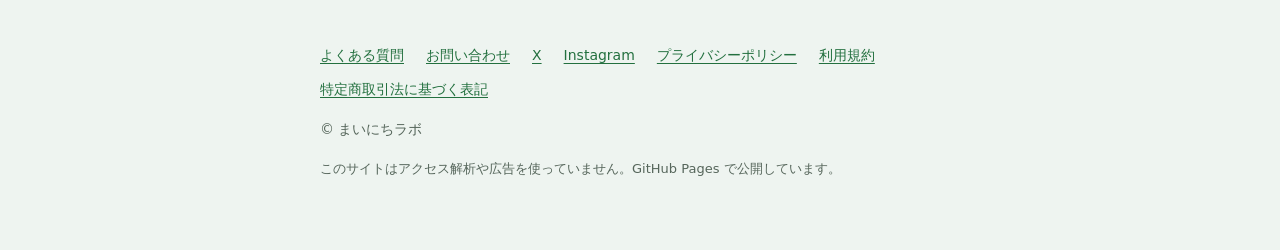
<file: kaerupass/tokushoho/index.html>
<!doctype html>
<html lang="ja">
<head>
<meta charset="utf-8">
<meta name="viewport" content="width=device-width,initial-scale=1">
<title>特定商取引法に基づく表記｜カエルパス</title>
<meta name="description" content="カエルパスの特定商取引法に基づく表記">
<meta name="referrer" content="no-referrer">
<meta name="theme-color" content="#1D5A37">
<link rel="icon" href="../../kaerupass/icon.png">
<link rel="stylesheet" href="../../style.css">
</head>
<body>
<div class="doc-bar"><div class="wrap narrow"><header class="bar"><a class="brand" href="../"><img src="../icon.png" alt="" width="32" height="32">カエルパス</a></header></div></div>
<main class="wrap narrow doc"><h1>特定商取引法に基づく表記</h1>
<dl class="kv"><dt>販売事業者</dt><dd>まいにちラボ（個人事業）</dd><dt>事業者の氏名</dt><dd>請求があった場合には、遅滞なく電子メールで開示します。</dd><dt>所在地</dt><dd>請求があった場合には、遅滞なく電子メールで開示します。</dd><dt>電話番号</dt><dd>請求があった場合には、遅滞なく電子メールで開示します。</dd><dt>連絡先</dt><dd>メール：mainichilabo.support@gmail.com／お問い合わせフォーム：<a href="https://forms.gle/4QYCF3ZrTaQTNMqf8">https://forms.gle/4QYCF3ZrTaQTNMqf8</a></dd><dt>販売価格</dt><dd>カエルパス プレミアム：月額250円（税込）、年額1,800円（税込）。価格は購入画面と App Store・Google Play の表示が優先されます。</dd><dt>商品代金以外の必要料金</dt><dd>アプリのダウンロードや購入時の通信料は、利用者の負担です。</dd><dt>支払方法</dt><dd>App Store（Apple）または Google Play（Google）の決済方法</dd><dt>支払時期</dt><dd>購入を確定したときに請求されます。以降は、期間が終わる前の24時間以内に、次の期間の料金が自動で請求されます。年額プランの7日間無料トライアルでは、トライアルが終わったときに初回の料金が請求されます。</dd><dt>提供時期</dt><dd>購入の手続きが完了したあと、すぐに使えます。</dd><dt>定期購入の条件</dt><dd>自動更新の定期購入です。期間が終わる24時間前までに解約しない限り、同じ期間・価格で自動で更新されます。</dd><dt>解約の方法</dt><dd>端末の設定（App Store または Google Play）の「サブスクリプション」から、いつでも解約できます。アプリを削除しても解約にはなりません。解約すると、その期間が終わるまでプレミアムを使えます。</dd><dt>返品・返金</dt><dd>デジタルの商品のため、購入後の返品はできません。返金は、Apple または Google の返金の規定に従います（申請は各ストアで行います）。</dd><dt>動作環境</dt><dd>iOS 16.4 以降の iPhone、Android 7.0 以降のスマートフォン</dd></dl>
</main>
<div class="wrap narrow"><footer><div class="wrap">
<nav aria-label="サイト">
<a href="../faq/">よくある質問</a>
<a href="https://forms.gle/4QYCF3ZrTaQTNMqf8" rel="noopener">お問い合わせ</a>
<a href="https://x.com/mainichilabo" rel="noopener">X</a>
<a href="https://www.instagram.com/mainichilabo/" rel="noopener">Instagram</a>
<a href="../privacy/">プライバシーポリシー</a>
<a href="../terms/">利用規約</a>
<a href="../tokushoho/">特定商取引法に基づく表記</a>
</nav>
<p>© まいにちラボ</p>
<p class="note">このサイトはアクセス解析や広告を使っていません。GitHub Pages で公開しています。</p>
</div></footer></div>
</body>
</html>
</file>
<file: style.css>
@font-face{font-family:"KP Round";src:url("fonts/round.woff") format("woff");font-weight:700;font-display:swap}
:root{
  --paper:#EEF4F0; --surface:#FFFFFF; --line:#D4E0D7; --ink:#17261D; --muted:#56665B;
  --leaf:#23703F; --mint:#DDF0E1; --pond:#1D5A37; --pond-deep:#164A2D; --on-pond:#F3FAF5; --on-pond-muted:#BFDCC8;
  --coral:#F29A7E; --amber:#7D5600; --amber-soft:#F7E9C2; --bad:#A23F22; --bad-soft:#F8DDD2;
  --round:"KP Round","Hiragino Maru Gothic ProN",sans-serif;
  --body:"Hiragino Sans","Noto Sans JP","Yu Gothic",system-ui,sans-serif;
}
@media (prefers-color-scheme:dark){:root{
  --paper:#0F1712; --surface:#18221B; --line:#2A372E; --ink:#E6EEE8; --muted:#A3B3A7;
  --leaf:#7BD096; --mint:#1E3326; --amber:#E8C46A; --amber-soft:#3A3018; --bad:#F0A58C; --bad-soft:#3A221A;
}}
*{box-sizing:border-box}
html{-webkit-text-size-adjust:100%}
body{margin:0;background:var(--paper);color:var(--ink);font-family:var(--body);line-height:1.85;font-size:16px;font-feature-settings:"palt" 0}
img,svg{display:block}
a{color:var(--leaf);text-underline-offset:3px}
:focus-visible{outline:2px solid var(--leaf);outline-offset:3px;border-radius:6px}
.wrap{max-width:1040px;margin:0 auto;padding:0 20px}
.narrow{max-width:720px}
h1,h2,h3{font-family:var(--round);font-weight:700;letter-spacing:.02em;word-break:auto-phrase}
.lead,.hero p{word-break:auto-phrase}
.nb{display:inline-block}
h2{font-size:clamp(24px,4.4vw,32px);line-height:1.5;margin:0 0 12px;text-wrap:balance}
.lead{color:var(--muted);margin:0 0 32px;max-width:36em}

/* ヘッダー */
.bar{display:flex;align-items:center;justify-content:space-between;padding:18px 0}
.brand{display:flex;align-items:center;gap:10px;color:inherit;text-decoration:none;font-family:var(--round);font-weight:700;font-size:17px}
.brand img{width:32px;height:32px;border-radius:9px}
.bar nav a{color:inherit;font-size:14px;text-decoration:none;opacity:.85}
.bar nav a:hover{text-decoration:underline;opacity:1}

/* ヒーロー：池の緑に水の輪、右にアプリの画面 */
.hero{background:var(--pond);color:var(--on-pond);position:relative;overflow:hidden}
.hero .bar{position:relative;z-index:1}
.ripples{position:absolute;right:-180px;top:-120px;width:760px;height:760px;pointer-events:none}
.ripples circle{fill:none;stroke:var(--on-pond);stroke-opacity:.07;stroke-width:2}
.hero-grid{display:grid;grid-template-columns:minmax(0,1.05fr) minmax(0,.95fr);gap:48px;align-items:center;padding:24px 0 96px;position:relative}
.hero h1{font-size:clamp(32px,5.2vw,50px);line-height:1.4;margin:0 0 20px;letter-spacing:.01em}
.hero p{color:var(--on-pond-muted);margin:0 0 28px;max-width:30em;font-size:17px}
.soon{display:inline-flex;align-items:center;gap:10px;background:var(--on-pond);color:var(--pond);border-radius:999px;padding:10px 20px 10px 12px;font-weight:700;font-size:15px}
.soon img{width:28px;height:28px;border-radius:8px}
.hero small{display:block;color:var(--on-pond-muted);margin-top:14px;font-size:13px}

/* スマホの画面（アプリのホームを HTML で再現） */
.phone{width:290px;margin:0 auto;border-radius:46px;background:#0B130E;padding:10px;box-shadow:0 30px 60px rgba(0,0,0,.35);position:relative}
.screen{border-radius:37px;overflow:hidden;background:#EEF4F0;color:#17261D;height:590px;position:relative;font-size:12px;line-height:1.5}
.s-hero{background:#1D5A37;color:#F3FAF5;padding:44px 16px 34px;position:relative}
.s-top{display:flex;justify-content:space-between;align-items:center;font-size:11px;opacity:.9}
.s-lock{width:26px;height:26px;border-radius:50%;background:rgba(255,255,255,.14);display:grid;place-items:center}
.s-head{font-family:var(--round);font-size:21px;line-height:1.45;margin:14px 0 10px}
.s-chips{display:flex;gap:6px;flex-wrap:wrap}
.s-chip{border-radius:999px;padding:2px 9px;font-size:10px;background:rgba(255,255,255,.14)}
.s-chip.alert{background:#F29A7E;color:#3A140A;font-weight:700}
.s-actions{display:grid;grid-template-columns:repeat(4,1fr);gap:6px;margin-top:16px;text-align:center;font-size:9px;white-space:nowrap;letter-spacing:-.02em}
.s-actions span{display:grid;place-items:center;height:40px;border-radius:13px;background:rgba(255,255,255,.12);margin-bottom:4px}
.s-actions b{font-weight:500}
.s-sheet{background:#EEF4F0;border-radius:20px 20px 0 0;margin-top:-20px;position:relative;padding:16px 12px}
.s-title{font-family:var(--round);font-size:13px;margin:0 4px 8px}
.s-list{background:#fff;border-radius:16px;border:1px solid #D4E0D7}
.s-row{display:flex;align-items:center;gap:10px;padding:10px 12px}
.s-row+.s-row{position:relative}
.s-row+.s-row::before{content:"";position:absolute;left:54px;right:0;top:0;border-top:1px solid #D4E0D7}
.s-mono{width:32px;height:32px;border-radius:10px;display:grid;place-items:center;font-weight:700;flex:none}
.s-row div{flex:1;min-width:0}
.s-row strong{display:block;font-size:12.5px}
.s-row em{font-style:normal;color:#56665B;font-size:10px}
.s-pill{border-radius:999px;padding:1px 8px;font-size:10px;font-weight:700;white-space:nowrap}
.s-pill.bad{background:#F8DDD2;color:#A23F22}
.s-pill.warn{background:#F7E9C2;color:#7D5600}
.s-pill.ok{color:#56665B;font-weight:400}

/* 通知（ページを開いたときに一度だけ、上から降りてくる） */
.notice{position:absolute;left:18px;right:18px;top:16px;z-index:2;background:rgba(246,250,247,.94);color:#17261D;border-radius:18px;padding:10px 12px;display:flex;gap:10px;box-shadow:0 10px 30px rgba(0,0,0,.28);font-size:11.5px;line-height:1.45;animation:drop .7s cubic-bezier(.2,.9,.3,1.2) 1s both}
.notice img{width:30px;height:30px;border-radius:8px;flex:none}
.notice b{display:flex;justify-content:space-between;font-size:11px;color:#56665B;font-weight:500}
@keyframes drop{from{transform:translateY(-130%);opacity:0}to{transform:none;opacity:1}}
@media (prefers-reduced-motion:reduce){.notice{animation:none}}

/* 3ステップ：番号の付いた順番。各ステップにアプリの画面の一部 */
.band{padding:88px 0}
.steps{list-style:none;padding:0;margin:0;display:grid;grid-template-columns:repeat(3,minmax(0,1fr));gap:20px;counter-reset:step}
.steps li{counter-increment:step;display:flex;flex-direction:column}
.steps h3{font-size:19px;margin:18px 0 6px;display:flex;align-items:center;gap:10px}
.steps h3::before{content:counter(step);display:inline-grid;place-items:center;width:30px;height:30px;border-radius:50%;background:var(--leaf);color:var(--paper);font-size:15px;flex:none}
.steps p{margin:0;color:var(--muted);font-size:15px}
.frag{background:var(--surface);border:1px solid var(--line);border-radius:22px;padding:22px 18px;min-height:150px;display:flex;flex-direction:column;justify-content:center;gap:10px}
.f-btn{display:flex;align-items:center;justify-content:center;gap:8px;border-radius:999px;padding:11px 14px;font-weight:700;font-size:14px;border:1px solid var(--line);color:var(--leaf);background:var(--paper)}
.f-btn.primary{background:var(--leaf);color:var(--paper);border-color:transparent}
.f-sub{font-size:12.5px;color:var(--muted);text-align:center}
.f-sub b{color:var(--ink)}
.f-pass{font-family:ui-monospace,Menlo,monospace;letter-spacing:3px;font-size:18px;text-align:center;background:var(--paper);border-radius:12px;padding:8px}
.f-copied{display:flex;align-items:center;justify-content:center;gap:6px;font-size:12.5px;color:var(--leaf);font-weight:700}

/* 端末の中だけ：図と短い説明 */
.local{background:var(--surface);border-top:1px solid var(--line);border-bottom:1px solid var(--line)}
.local-grid{display:grid;grid-template-columns:minmax(0,.9fr) minmax(0,1.1fr);gap:56px;align-items:center}
.diagram{max-width:380px;width:100%;margin:0 auto;color:var(--leaf)}
.facts{list-style:none;margin:0;padding:0;display:grid;gap:22px}
.facts li{display:grid;grid-template-columns:40px 1fr;gap:14px;align-items:start}
.facts .ic{width:40px;height:40px;border-radius:12px;background:var(--mint);display:grid;place-items:center;color:var(--leaf)}
.facts b{display:block;font-size:16px}
.facts span{color:var(--muted);font-size:15px}

/* なりすまし */
.spoof-grid{display:grid;grid-template-columns:minmax(0,1fr) minmax(0,1fr);gap:56px;align-items:center}
.urlcard{background:var(--surface);border:1px solid var(--line);border-radius:22px;padding:22px}
.urlcard label{display:block;font-size:13px;font-weight:700;margin-bottom:8px}
.urlfield{border:1.5px solid var(--line);border-radius:12px;padding:12px 14px;font-size:15px;background:var(--paper);overflow-wrap:anywhere}
.urlfield b{font-weight:700}
.warnline{display:flex;gap:8px;margin-top:12px;color:var(--bad);font-size:14px;line-height:1.6}
.warnline svg{flex:none;margin-top:3px}
.calm{list-style:none;margin:28px 0 0;padding:0;display:grid;gap:10px}
.calm li{padding-left:22px;position:relative;color:var(--muted);font-size:15px}
.calm li::before{content:"";position:absolute;left:2px;top:11px;width:8px;height:8px;border-radius:50%;background:var(--leaf)}

/* プラン */
.plans{display:grid;grid-template-columns:1fr 1fr;border:1px solid var(--line);border-radius:24px;overflow:hidden;background:var(--surface)}
.plan{padding:28px 26px}
.plan+.plan{border-left:1px solid var(--line);background:var(--mint)}
.plan h3{font-size:20px;margin:0 0 2px}
.price{font-family:var(--round);font-size:28px;margin:6px 0 2px}
.price small{font-family:var(--body);font-size:14px;color:var(--muted);font-weight:400}
.plan ul{margin:16px 0 0;padding-left:1.2em}
.plan li{margin:4px 0}
.fine{color:var(--muted);font-size:13px;margin:14px 2px 0}

/* よくある質問 */
.faq details{border-bottom:1px solid var(--line);padding:4px 0}
.faq summary{cursor:pointer;list-style:none;padding:16px 36px 16px 0;font-weight:700;position:relative}
.faq summary::-webkit-details-marker{display:none}
.faq summary::after{content:"";position:absolute;right:8px;top:24px;width:9px;height:9px;border-right:2px solid var(--leaf);border-bottom:2px solid var(--leaf);transform:rotate(45deg);transition:transform .2s}
.faq details[open] summary::after{transform:rotate(-135deg);top:28px}
.faq details p{margin:0 0 18px;color:var(--muted)}
.more{display:inline-block;margin-top:20px;font-weight:700}

/* 締め */
.closing{background:var(--pond);color:var(--on-pond);text-align:center;padding:80px 0}
.closing h2{margin-bottom:20px}
.closing img{width:84px;height:84px;border-radius:20px;margin:0 auto 24px;box-shadow:0 0 0 1px rgba(255,255,255,.25),0 14px 30px rgba(0,0,0,.3)}
.closing p{color:var(--on-pond-muted);margin:0 0 24px}

/* 文書のページ */
.doc h1{font-size:30px;line-height:1.5;margin:24px 0 8px}
.doc h2{font-size:21px;margin:40px 0 8px}
.doc h3{font-size:17px;margin:28px 0 6px}
.doc .updated{color:var(--muted);font-size:14px}
.doc table{border-collapse:collapse;width:100%;background:var(--surface);border-radius:16px;overflow:hidden;font-size:15px;border:1px solid var(--line)}
.doc th,.doc td{border-bottom:1px solid var(--line);padding:12px 14px;text-align:left;vertical-align:top}
.doc tr:last-child td{border-bottom:0}
.doc thead{display:none}
.doc td:first-child{width:30%;font-weight:700}
@media (max-width:560px){.doc table,.doc tbody,.doc tr,.doc td{display:block;width:100%!important}.doc td:first-child{border-bottom:0;padding-bottom:0}}
.doc-bar{border-bottom:1px solid var(--line);margin-bottom:8px}
.kv{background:var(--surface);border:1px solid var(--line);border-radius:16px;margin:24px 0;padding:4px 18px}
.kv dt{font-weight:700;padding-top:14px}
.kv dd{margin:2px 0 0;padding-bottom:14px;border-bottom:1px solid var(--line)}
.kv dd:last-child{border-bottom:0}
@media (min-width:640px){.kv{display:grid;grid-template-columns:13em 1fr;padding:4px 22px}.kv dt,.kv dd{padding:14px 0;border-bottom:1px solid var(--line)}.kv dd{margin:0;padding-left:16px}.kv dt:nth-last-of-type(1){border-bottom:0}}

footer{padding:36px 0 56px;color:var(--muted);font-size:14px}
footer nav{display:flex;flex-wrap:wrap;gap:8px 22px;margin-bottom:14px}
.note{color:var(--muted);font-size:13px}

@media (max-width:860px){
  .hero-grid,.local-grid,.spoof-grid{grid-template-columns:minmax(0,1fr);gap:40px}
  .hero-grid{padding-bottom:72px}
  .steps{grid-template-columns:minmax(0,1fr);gap:36px}
  .bar nav{display:none}
}
@media (max-width:560px){
  .plans{grid-template-columns:minmax(0,1fr)}
  .plan+.plan{border-left:0;border-top:1px solid var(--line)}
  .band{padding:64px 0}
  .phone{transform:scale(.92);transform-origin:top center;margin-bottom:-48px}
}
</file>
